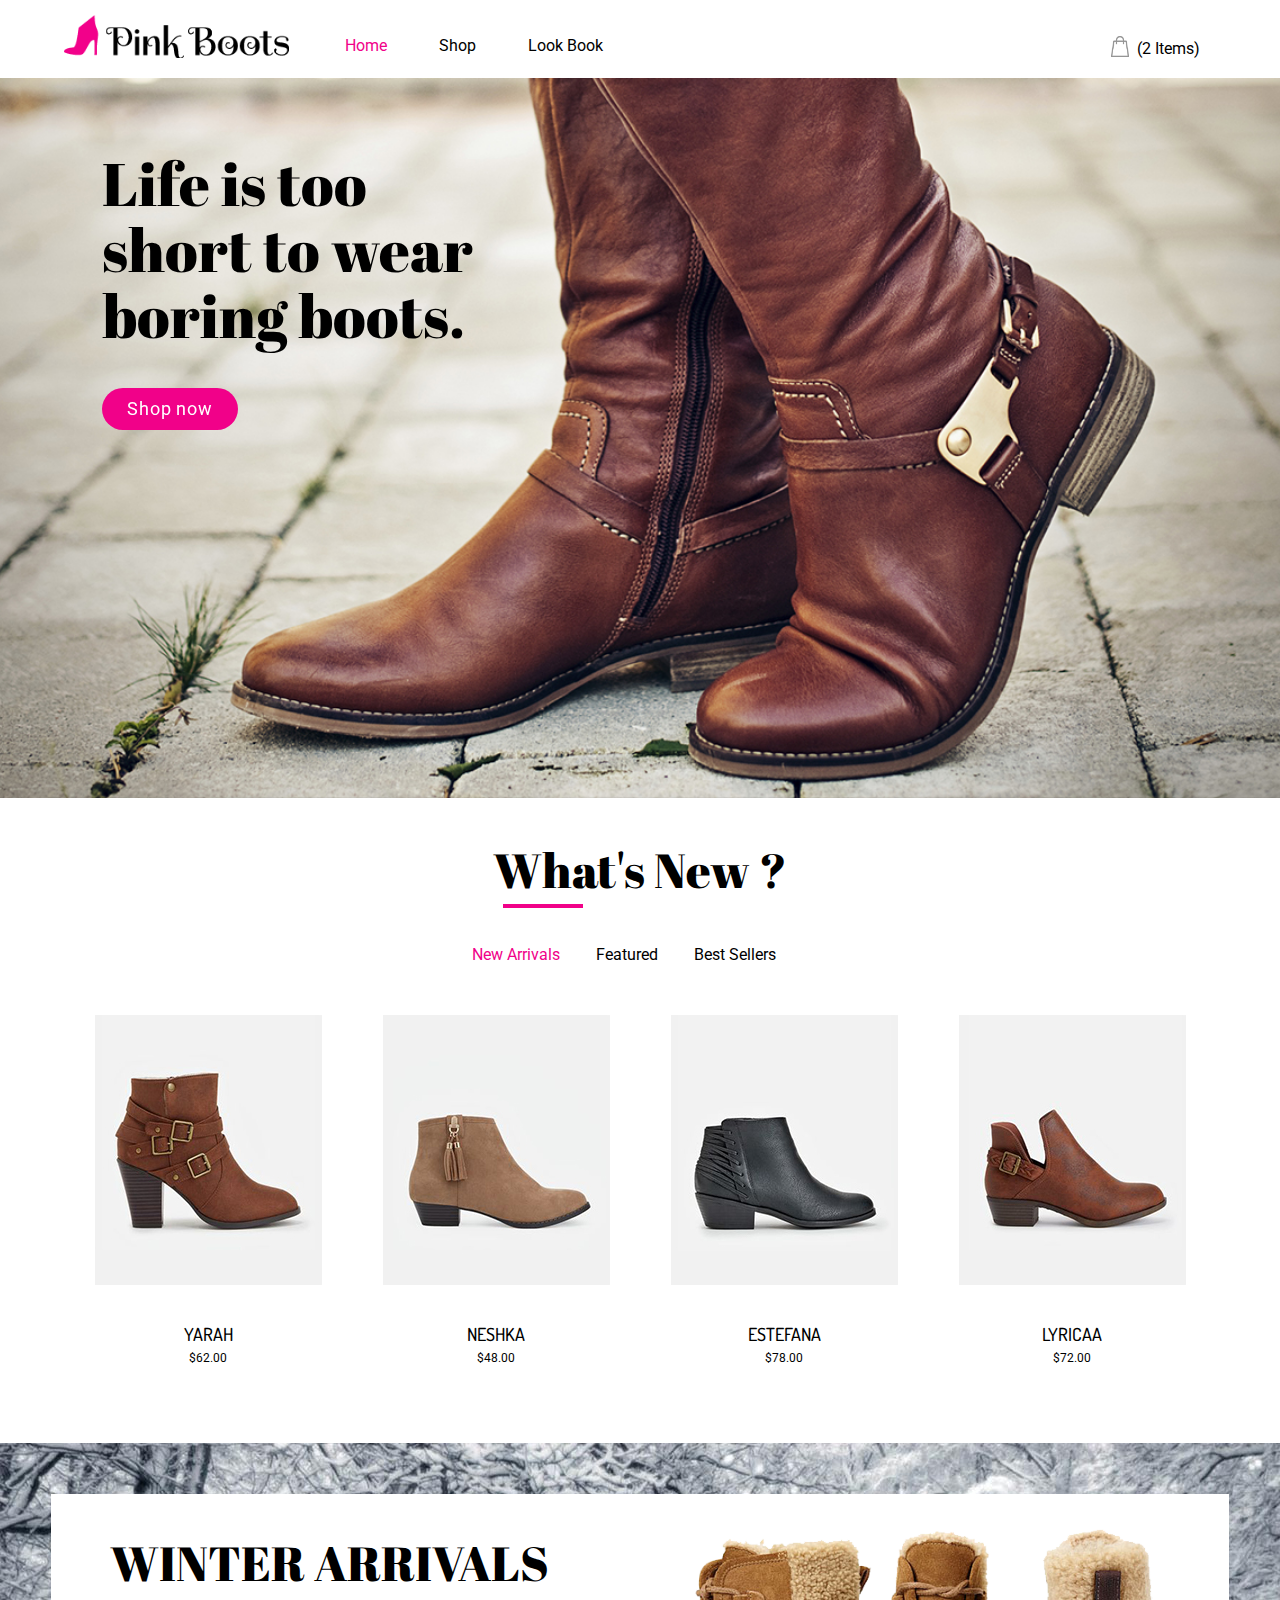
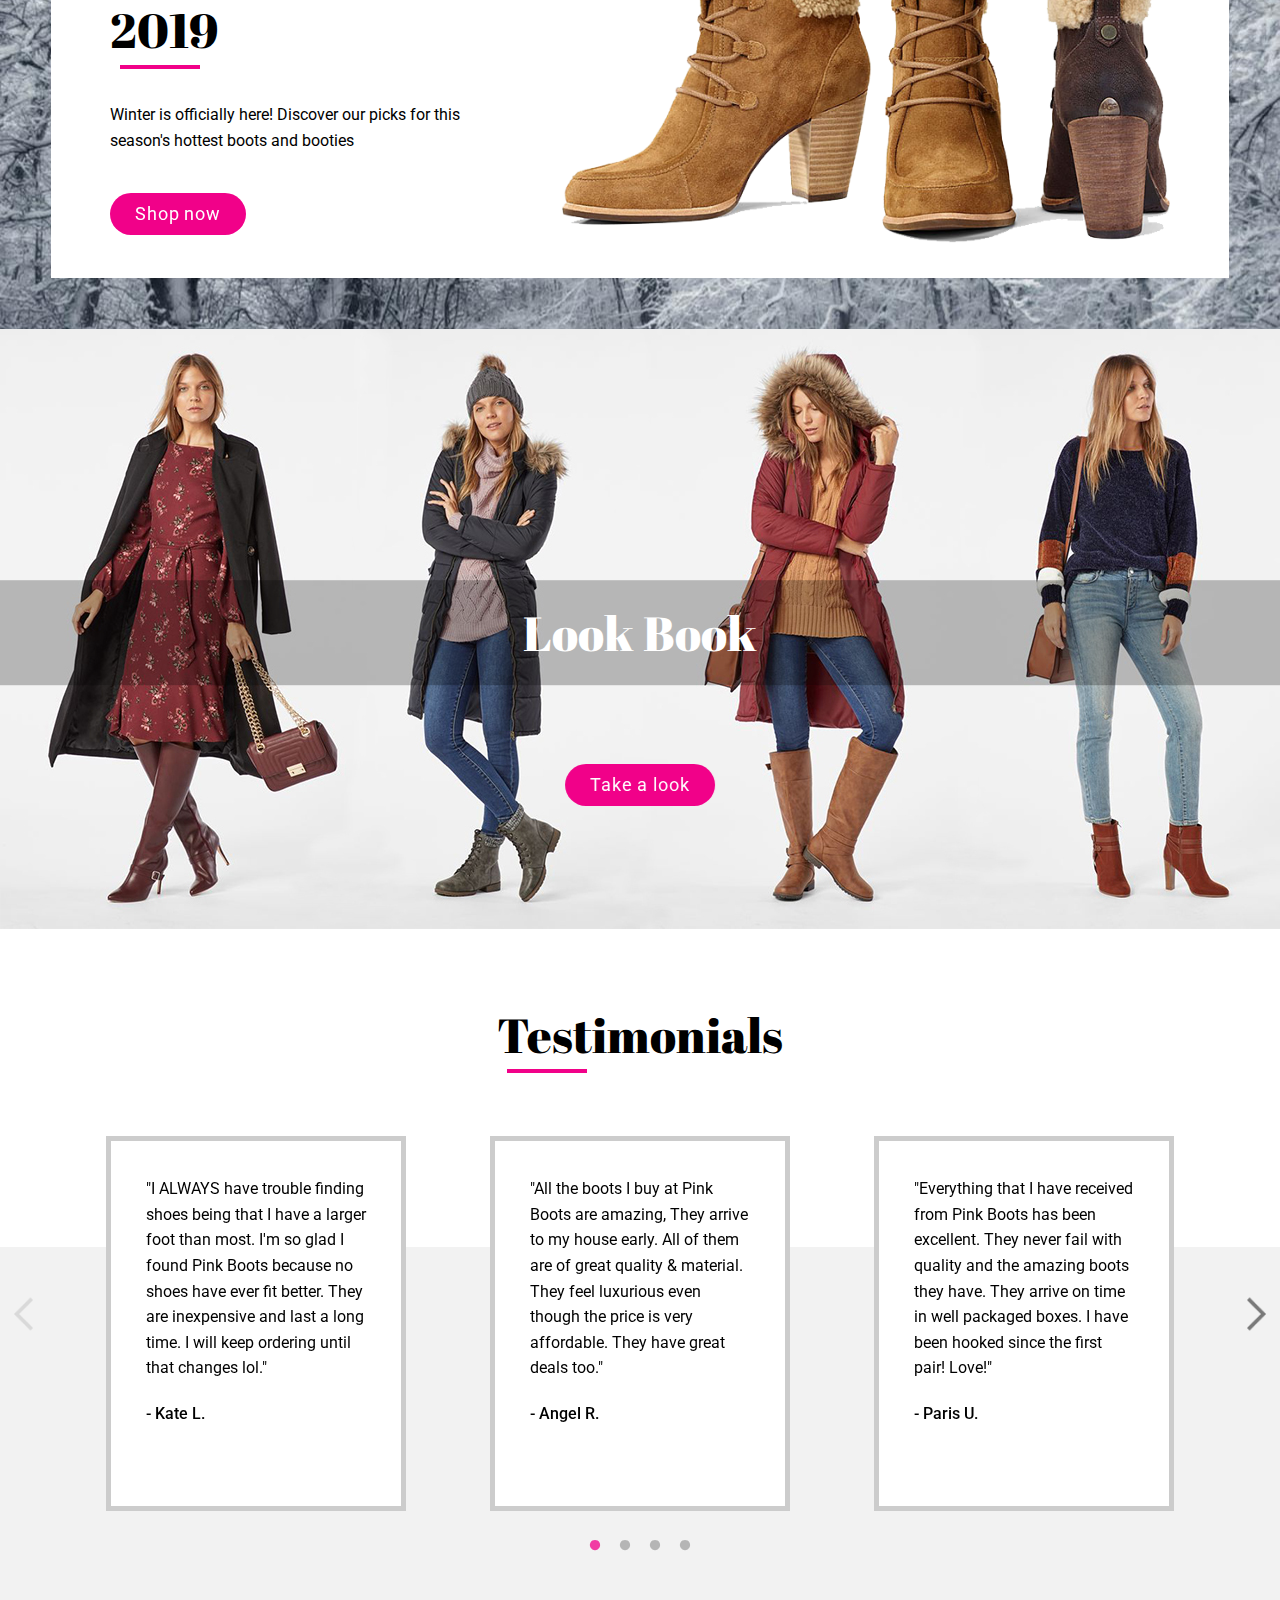
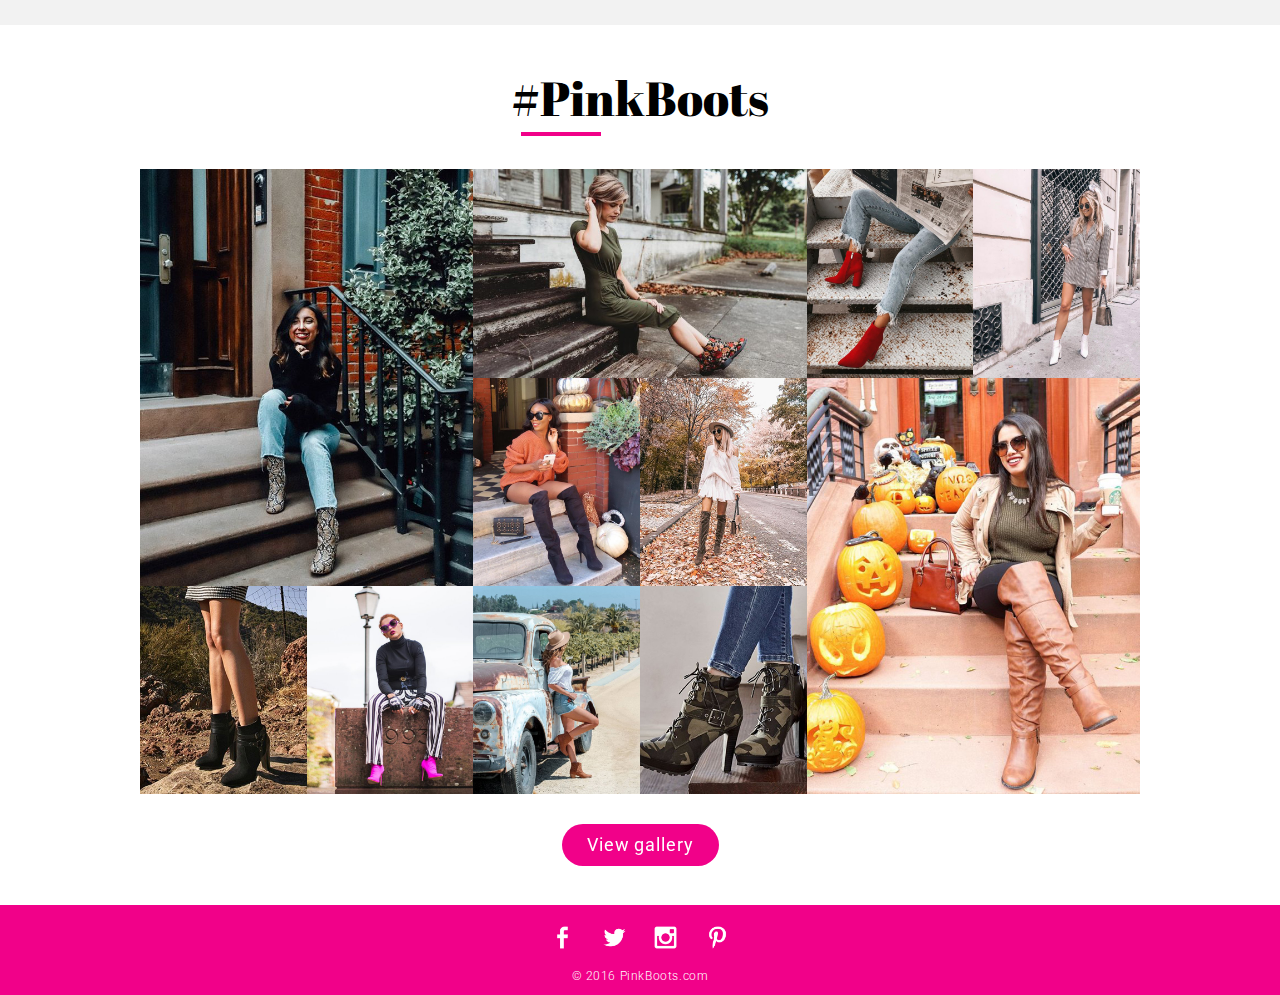
<file: index.html>
<!DOCTYPE html>
<html lang="en">
	<head>
		<meta charset="utf-8">
		<meta name="viewport" content="width=device-width, initial-scale=1.0" />
		<title>Pink Boots | Home</title>
		<link href="https://fonts.googleapis.com/css?family=Dosis:200,300,400,500%7cMerienda+One%7cRoboto:100,300,400,500" rel="stylesheet">
		<link href="https://fonts.googleapis.com/css?family=Abril+Fatface" rel="stylesheet">
		<link rel="stylesheet" type="text/css" href="slick/slick.css"/>
		<link rel="stylesheet" type="text/css" href="slick/slick-theme.css"/>
		<link rel="stylesheet" href="css/photoswipe.css"> 
		<link rel="stylesheet" type="text/css" href="css/default_skin/default-skin.css"/>
		<link rel="stylesheet" href="css/hover.css">
		<link rel="stylesheet" href="css/main.css">
		<link rel="stylesheet" href="css/gallery.css">
	</head>
	<body>
		<div id="container" class="cf">
			<header id="header" class="cf">
				<div class="logo">
					<a href="index.html"><img src="images/logo.png" alt="Logo"></a>
				</div>
				<div class="navigation">
					<a href="#menu" class="menu-link"><span class="icon-menu"></span></a>
					<nav id="menu" role="navigation">
						<ul>
							<li><a href="#" class="selected">Home</a></li>
							<li><a href="shop.html">Shop</a></li>
							<li><a href="lookbook.html">Look Book</a></li>
						</ul>
					</nav>
				</div>
				<div class="quick-links">
					<ul>
						<!-- <li class="transient-nav"><a href="#"><img src="images/wishlist.png" data-src="images/wishlist.png" data-hover="images/wishlist_hover.png" alt="Wishlist"></a></li> -->
						<li><a href="cart.html"><img src="images/bag.png" data-src="images/bag.png" data-hover="images/bag_hover.png" alt="Shopping Bag"> &nbsp;(2 Items)</a></li>
					</ul>
				</div>
			</header>
			<!-- <div class="slide-arrow">
				<a href="#below-hero"><img src="images/arrow.png"></a>
			</div> -->
			<div class="hero">
				<!-- <img src="images/home_hero.jpg" alt="New Collection"> -->
				<div class="caption">
					<p>Life is too short to wear boring boots.</p>
					<a class="button hvr-float-shadow" href="shop.html">Shop now</a>
				</div>
			</div>
			<div id="below-hero">
				<div class="restrict-width">
					<div class="product-teaser box">
				<h1>What's New ?</h1>
				<div class="product-nav">
					<ul>
						<li><a id="nav-new" class="selected" href="#">New Arrivals</a></li>
						<li><a id="nav-featured" href="#">Featured</a></li>
						<li><a id="nav-best" href="#">Best Sellers</a></li>
					</ul>
				</div>
				<div class="product-teaser-products cf">
					<div id="new-product">
						<div class="product-teaser-product cf">
							<a href="product.html"><img alt="yarah" src="images/catalog/yarah.jpg" data-src="images/catalog/yarah.jpg" data-hover="images/catalog/yarah_hover.jpg"></a>
							<div class="quick-icons">
								<ul class="cf">
									<li><a><img src="images/bag.png" alt="Shopping bag"></a></li>
									<li><a><img src="images/wishlist.png" alt="Wishlist"></a></li>
									<li><a><img src="images/quickview.png" alt="Quick View"></a></li>
								</ul>
							</div>
							<h3> YARAH </h3>
							<p class="price">$62.00</p>
						</div>
						<div class="product-teaser-product cf">
							<a href="product.html"><img alt="neshka" src="images/catalog/neshka.jpg" data-src="images/catalog/neshka.jpg" data-hover="images/catalog/neshka_hover.jpg"></a>
							<div class="quick-icons">
								<ul class="cf">
									<li><a><img src="images/bag.png" alt="Shopping bag"></a></li>
									<li><a><img src="images/wishlist.png" alt="Wishlist"></a></li>
									<li><a><img src="images/quickview.png" alt="Quick View"></a></li>
								</ul>
							</div>
							<h3> NESHKA </h3>
							<p class="price">$48.00</p>
						</div>
						<div class="product-teaser-product cf">
							<a href="product.html"><img alt="estefana" src="images/catalog/estefana.jpg" data-src="images/catalog/estefana.jpg" data-hover="images/catalog/estefana_hover.jpg"></a>
							<div class="quick-icons">
								<ul class="cf">
									<li><a><img src="images/bag.png" alt="Shopping bag"></a></li>
									<li><a><img src="images/wishlist.png" alt="Wishlist"></a></li>
									<li><a><img src="images/quickview.png" alt="Quick View"></a></li>
								</ul>
							</div>
							<h3> ESTEFANA </h3>
							<p class="price">$78.00</p>
						</div>
						<div class="product-teaser-product cf">
							<a href="product.html"><img alt="lyricaa" src="images/catalog/lyricaa.jpg" data-src="images/catalog/lyricaa.jpg" data-hover="images/catalog/lyricaa_hover.jpg"></a>
							<div class="quick-icons">
								<ul class="cf">
									<li><a><img src="images/bag.png" alt="Shopping bag"></a></li>
									<li><a><img src="images/wishlist.png" alt="Wishlist"></a></li>
									<li><a><img src="images/quickview.png" alt="Quick View"></a></li>
								</ul>
							</div>
							<h3> LYRICAA </h3>
							<p class="price">$72.00</p>
						</div>
					</div>
					<div id="featured-product">
						<div class="product-teaser-product cf">
							<a href="product.html"><img alt="yulia" src="images/catalog/yulia.jpg" data-src="images/catalog/yulia.jpg" data-hover="images/catalog/yulia_hover.jpg"></a>
							<div class="quick-icons">
								<ul class="cf">
									<li><a><img src="images/bag.png" alt="Shopping bag"></a></li>
									<li><a><img src="images/wishlist.png" alt="Wishlist"></a></li>
									<li><a><img src="images/quickview.png" alt="Quick View"></a></li>
								</ul>
							</div>
							<h3> YULIA </h3>
							<p class="price">$58.00</p>
						</div>
						<div class="product-teaser-product cf">
							<a href="product.html"><img alt="svetlana" src="images/catalog/svetlana.jpg" data-src="images/catalog/svetlana.jpg" data-hover="images/catalog/svetlana_hover.jpg"></a>
							<div class="quick-icons">
								<ul class="cf">
									<li><a><img src="images/bag.png" alt="Shopping bag"></a></li>
									<li><a><img src="images/wishlist.png" alt="Wishlist"></a></li>
									<li><a><img src="images/quickview.png" alt="Quick View"></a></li>
								</ul>
							</div>
							<h3> SVETLANA </h3>
							<p class="price">$48.00</p>
						</div>
						<div class="product-teaser-product cf">
							<a href="product.html"><img alt="kassandra" src="images/catalog/kassandra.jpg" data-src="images/catalog/kassandra.jpg" data-hover="images/catalog/kassandra_hover.jpg"></a>
							<div class="quick-icons">
								<ul class="cf">
									<li><a><img src="images/bag.png" alt="Shopping bag"></a></li>
									<li><a><img src="images/wishlist.png" alt="Wishlist"></a></li>
									<li><a><img src="images/quickview.png" alt="Quick View"></a></li>
								</ul>
							</div>
							<h3> KASSANDRA </h3>
							<p class="price">$56.00</p>
						</div>
						<div class="product-teaser-product cf">
							<a href="product.html"><img alt="nyaling" src="images/catalog/nyaling.jpg" data-src="images/catalog/nyaling.jpg" data-hover="images/catalog/nyaling_hover.jpg"></a>
							<div class="quick-icons">
								<ul class="cf">
									<li><a><img src="images/bag.png" alt="Shopping bag"></a></li>
									<li><a><img src="images/wishlist.png" alt="Wishlist"></a></li>
									<li><a><img src="images/quickview.png" alt="Quick View"></a></li>
								</ul>
							</div>
							<h3> NYALING </h3>
							<p class="price">$66.00</p>
						</div>
					</div>
					<div id="best-product">
						<div class="product-teaser-product cf">
							<a href="product.html"><img alt="ingrid" src="images/catalog/ingrid.jpg" data-src="images/catalog/ingrid.jpg" data-hover="images/catalog/ingrid_hover.jpg"></a>
							<div class="quick-icons">
								<ul class="cf">
									<li><a><img src="images/bag.png" alt="Shopping bag"></a></li>
									<li><a><img src="images/wishlist.png" alt="Wishlist"></a></li>
									<li><a><img src="images/quickview.png" alt="Quick View"></a></li>
								</ul>
							</div>
							<h3> INGRID </h3>
							<p class="price">$60.00</p>
						</div>
						<div class="product-teaser-product cf">
							<a href="product.html"><img alt="accacia" src="images/catalog/accacia.jpg" data-src="images/catalog/accacia.jpg" data-hover="images/catalog/accacia_hover.jpg"></a>
							<div class="quick-icons">
								<ul class="cf">
									<li><a><img src="images/bag.png" alt="Shopping bag"></a></li>
									<li><a><img src="images/wishlist.png" alt="Wishlist"></a></li>
									<li><a><img src="images/quickview.png" alt="Quick View"></a></li>
								</ul>
							</div>
							<h3> ACCACIA </h3>
							<p class="price">$74.00</p>
						</div>
						<div class="product-teaser-product cf">
							<a href="product.html"><img alt="ishka" src="images/catalog/ishka.jpg" data-src="images/catalog/ishka.jpg" data-hover="images/catalog/ishka_hover.jpg"></a>
							<div class="quick-icons">
								<ul class="cf">
									<li><a><img src="images/bag.png" alt="Shopping bag"></a></li>
									<li><a><img src="images/wishlist.png" alt="Wishlist"></a></li>
									<li><a><img src="images/quickview.png" alt="Quick View"></a></li>
								</ul>
							</div>
							<h3> ISHKA </h3>
							<p class="price">$62.00</p>
						</div>
						<div class="product-teaser-product cf">
							<a href="product.html"><img alt="violia" src="images/catalog/violia.jpg" data-src="images/catalog/violia.jpg" data-hover="images/catalog/violia_hover.jpg"></a>
							<div class="quick-icons">
								<ul class="cf">
									<li><a><img src="images/bag.png" alt="Shopping bag"></a></li>
									<li><a><img src="images/wishlist.png" alt="Wishlist"></a></li>
									<li><a><img src="images/quickview.png" alt="Quick View"></a></li>
								</ul>
							</div>
							<h3> VIOLIA </h3>
							<p class="price">$54.00</p>
						</div>
					</div>
				</div>		
					</div>
				</div>
			</div>
			<div class="new-collection cf">
				<div class="restrict-width">
					<div class="new-collection-section box">
						<div class="new-collection-caption">
							<h1>WINTER ARRIVALS 2019</h1>
							<p>Winter is officially here! Discover our picks for this season's hottest boots and booties</p>
							<a class="button hvr-float-shadow" href="shop.html">Shop now</a>
						</div>
						<div class="new-collection-img">
							<img src="images/winter_collection.png" alt="Winter Collection">
						</div>
					</div>
				</div>
			</div>
			<div class="lookbook-teaser">
				<img src="images/lookbook-teaser.jpg">
				<div class="lookbook-teaser--title">
					<p class="lookbook-header">Look Book</p>
				</div>
				<div class="lookbook-teaser--action">
					<a class="button hvr-float-shadow" href="lookbook.html">Take a look</a>
				</div>
			</div>
			<div class="testimonial-section">
				<div class="restrict-width">
					<div class="testimonials small-box">
						<h1> Testimonials </h1>
						<div class="testimonial-slides">
							<div class="testimonial">
								<div class="testimonial-boxes">
									<div class="testimonial-box third-testimonial">
										<p class="testimonial">"I ALWAYS have trouble finding shoes being that I have a larger foot than most. I'm so glad I found Pink Boots because no shoes have ever fit better. They are inexpensive and last a long time. I will keep ordering until that changes lol."</p>
										<p class="author">- Kate L.</p>
									</div>
									<div class="testimonial-box second-testimonial">
										<p class="testimonial">"All the boots I buy at Pink Boots are amazing, They arrive to my house early. All of them are of great quality & material. They feel luxurious even though the price is very affordable. They have great deals too."</p>
										<p class="author">- Angel R.</p>
									</div>
									<div class="testimonial-box">
										<p class="testimonial">"Everything that I have received from Pink Boots has been excellent. They never fail with quality and the amazing boots they have. They arrive on time in well packaged boxes. I have been hooked since the first pair! Love!"</p>
										<p class="author">- Paris U.</p>
									</div>
								</div>
							</div>
							<div class="testimonial">
								<div class="testimonial-boxes">
									<div class="testimonial-box">
										<p class="testimonial">"Everything that I have received from Pink Boots has been excellent. They never fail with quality and the amazing boots they have. They arrive on time in well packaged boxes. I have been hooked since the first pair! Love!"</p>
										<p class="author">- Sharlonda T.</p>
									</div>
									<div class="testimonial-box second-testimonial">
										<p class="testimonial">"I purchased boots for my daughters 21st Birthday. They are STUNNING in person. Gorgeous craftsmanship. This is the best purchase ever. This is my place to buy boots for all ocassions"</p>
										<p class="author">- Christine G.</p>
									</div>
									<div class="testimonial-box third-testimonial">
										<p class="testimonial">"All the boots I order in Pink Boots come fast and fit perfect. I ordered around 10 pairs for me and my friends and We all have received compliments. They are super cute and great for the price. I am a lifetime member."</p>
										<p class="author">- Barbara L.</p>
									</div>
								</div>
							</div>
							<div class="testimonial">
								<div class="testimonial-boxes">
									<div class="testimonial-box">
										<p class="testimonial">"The shoes fit perfectly. They all look exactly like in the pictures and they always arrive earlier than expected. They have awesome prices. I love Pink Boots. I recommend them all the time."</p>
										<p class="author">- Angela M.</p>
									</div>
									<div class="testimonial-box second-testimonial">
										<p class="testimonial">"These are my 3rd pair, my very first one's were the Brown one's, I wore them OUT!!! I always get complements on them all the time, very satisfied with all three of my purchases... THANK YOU JUSTFAB."</p>
										<p class="author">- Dolores B.</p>
									</div>
									<div class="testimonial-box third-testimonial">
										<p class="testimonial">"All the boots I buy at Pink Boots are amazing, They arrive to my house early. All of them are of great quality & material. They feel luxurious even though the price is very affordable. They have great deals too."</p>
										<p class="author">- Mphatso T.</p>
									</div>
								</div>
							</div>
							<div class="testimonial">
								<div class="testimonial-boxes">
									<div class="testimonial-box">
										<p class="testimonial">"I ALWAYS have trouble finding shoes being that I have a larger foot than most. I'm so glad I found Pink Boots because no shoes have ever fit better. They are inexpensive and last a long time. I will keep ordering until that changes lol."</p>
										<p class="author">- Laura T.</p>
									</div>
									<div class="testimonial-box second-testimonial">
										<p class="testimonial">"I absolutely love these! I got in on the $10 for your first pair as a first time VIP member, and boy I love this website now! The fur is so soft and the shoes feel super sturdy! Thanks for making boots shopping easy."</p>
										<p class="author">- Bryanna D.</p>
									</div>
									<div class="testimonial-box third-testimonial">
										<p class="testimonial">"I purchased boots for my daughters 21st Birthday. They are STUNNING in person. Gorgeous craftsmanship. This is the best purchase ever. This is my place to buy boots for all ocassions"</p>
										<p class="author">- Elaine G.</p>
									</div>
								</div>
							</div>
						</div>
					</div>
				</div>
			</div>
			<!-- <div id="about" class="grid-flex cf">
				<div class="about-desc col col-text">
					<div class="Aligner-item">
						<h1> A little about us </h1>
						<p class="first"> Great style begins with the right boots, and we have been delivering them to your door since 1996.</p>
						<p class="second"> From comfortable, casual boots to the dress boots that make your occasions special, we've got the styles, brands and expertise to ensure you get the look you want in the size you need.</p>
						<a class="button hvr-float-shadow" href="shop.html">Shop now</a>
					</div>
				</div>
				<div class="about-img col col-img"></div>
			</div> -->
			<div>
				<div class="restrict-width">
					<div class="gallery-section box">
						<h1> #PinkBoots </h1>
						<div class="my-gallery">
						    <figure class="gallery-thumb1" itemprop="associatedMedia" itemscope itemtype="http://schema.org/ImageObject">
						      <a><img class="thumbnail" src="images/gallery/thumb1.jpg" itemprop="thumbnail" alt="Image description" /></a>
						      <div class="gallery-slide-content">
						      	<div class="gallery-slide">
						      		<div class="gallery-slide-box">
							      		<div class="gallery-slide-img">
							      			<a href="product.html"><img src="images/gallery/gallery-slides/slide1.jpg"></a>
							      		</div>
							      		<div class="gallery-slide-share box">
							      			<p class="sharer">Lissette Calveiro</p>
							      			<p class="share-date">September 15, 2018 <img src="images/gallery/instagram.png" class="share-instagram"></p>	
							      			<p class="share-stats">
							      				1047<img src="images/gallery/like.png" class="share-like">
							      				40<img src="images/gallery/comment.png" class="share-comment">
							      			</p>
							      			<p class="share-title">Related Product</p>
							      			<a href="product.html"><img src="images/gallery/gallery-slides/slide1-boot.jpeg"></a>
							      			<h3>Gazelle</h3>
							      			<a class="button hvr-float-shadow" href="shop.html">Shop now</a>
							      		</div>
							      	</div>
						      	</div>
						      </div>
						    </figure>

						    <figure class="gallery-thumb2" itemprop="associatedMedia" itemscope itemtype="http://schema.org/ImageObject">
						      <a><img class="thumbnail" src="images/gallery/thumb2.jpg" itemprop="thumbnail" alt="Image description" /></a>
						      <div class="gallery-slide-content">
						      	<div class="gallery-slide">
						      		<div class="gallery-slide-box">
							      		<div class="gallery-slide-img">
							      			<a href="product.html"><img src="images/gallery/gallery-slides/slide2.jpg"></a>
							      		</div>
							      		<div class="gallery-slide-share box">
							      			<p class="sharer">Amanda Williams</p>
							      			<p class="share-date">September 4, 2018 <img src="images/gallery/instagram.png" class="share-instagram"></p>
							      			<p class="share-stats">
							      				862<img src="images/gallery/like.png" class="share-like">
							      				8<img src="images/gallery/comment.png" class="share-comment">
							      			</p>
							      			<p class="share-title">Related Product</p>
							      			<a href="product.html"><img src="images/gallery/gallery-slides/slide2-boot.jpeg"></a>
							      			<h3>Linda Faux</h3>
							      			<a class="button hvr-float-shadow" href="shop.html">Shop now</a>
							      		</div>
							      	</div>
						      	</div>
						      </div>
						    </figure>

							<figure class="gallery-thumb3" itemprop="associatedMedia" itemscope itemtype="http://schema.org/ImageObject">
						      <a><img class="thumbnail" src="images/gallery/thumb3.jpg" itemprop="thumbnail" alt="Image description" /></a>
						      <div class="gallery-slide-content">
						      	<div class="gallery-slide">
						      		<div class="gallery-slide-box">
							      		<div class="gallery-slide-img">
							      			<a href="product.html"><img src="images/gallery/gallery-slides/slide3.jpg"></a>
							      		</div>
							      		<div class="gallery-slide-share box">
							      			<p class="sharer">Julie Fox</p>
							      			<p class="share-date">October 10, 2018 <img src="images/gallery/instagram.png" class="share-instagram"></p>
							      			<p class="share-stats">
							      				216<img src="images/gallery/like.png" class="share-like">
							      				24<img src="images/gallery/comment.png" class="share-comment">
							      			</p>
							      			<p class="share-title">Related Product</p>
							      			<a href="product.html"><img src="images/gallery/gallery-slides/slide3-boot.jpeg"></a>
							      			<h3>Fiora</h3>
							      			<a class="button hvr-float-shadow" href="shop.html">Shop now</a>
							      		</div>
							      	</div>
						      	</div>
						      </div>
						    </figure>

						    <figure class="gallery-thumb4" itemprop="associatedMedia" itemscope itemtype="http://schema.org/ImageObject">
						      <a><img class="thumbnail" src="images/gallery/thumb4.jpg" itemprop="thumbnail" alt="Image description" /></a>
						      <div class="gallery-slide-content">
						      	<div class="gallery-slide">
						      		<div class="gallery-slide-box">
							      		<div class="gallery-slide-img">
							      			<a href="product.html"><img src="images/gallery/gallery-slides/slide4.jpg"></a>
							      		</div>
							      		<div class="gallery-slide-share box">
							      			<p class="sharer">Cassandra Vein</p>
							      			<p class="share-date">November 6, 2018 <img src="images/gallery/instagram.png" class="share-instagram"></p>
							      			<p class="share-stats">
							      				541<img src="images/gallery/like.png" class="share-like">
							      				14<img src="images/gallery/comment.png" class="share-comment">
							      			</p>
							      			<p class="share-title">Related Product</p>
							      			<a href="product.html"><img src="images/gallery/gallery-slides/slide4-boot.jpeg"></a>
							      			<h3>Yohana</h3>
							      			<a class="button hvr-float-shadow" href="shop.html">Shop now</a>
							      		</div>
							      	</div>
						      	</div>
						    </figure>

						    <figure class="gallery-thumb5" itemprop="associatedMedia" itemscope itemtype="http://schema.org/ImageObject">
						      <a><img class="thumbnail" src="images/gallery/thumb5.jpg" itemprop="thumbnail" alt="Image description" /></a>
						      <div class="gallery-slide-content">
						      	<div class="gallery-slide">
						      		<div class="gallery-slide-box">
							      		<div class="gallery-slide-img">
							      			<a href="product.html"><img src="images/gallery/gallery-slides/slide5.jpg"></a>
							      		</div>
							      		<div class="gallery-slide-share box">
							      			<p class="sharer">Shirley Grant</p>
							      			<p class="share-date">September 27, 2018 <img src="images/gallery/instagram.png" class="share-instagram"></p>
							      			<p class="share-stats">
							      				265<img src="images/gallery/like.png" class="share-like">
							      				21<img src="images/gallery/comment.png" class="share-comment">
							      			</p>
							      			<p class="share-title">Related Product</p>
							      			<a href="product.html"><img src="images/gallery/gallery-slides/slide5-boot.jpeg"></a>
							      			<h3>Kulani</h3>
							      			<a class="button hvr-float-shadow" href="shop.html">Shop now</a>
							      		</div>
							      	</div>
						      	</div>
						    </figure>

						    <figure class="gallery-thumb6" itemprop="associatedMedia" itemscope itemtype="http://schema.org/ImageObject">
						      <a><img class="thumbnail" src="images/gallery/thumb6.jpg" itemprop="thumbnail" alt="Image description" /></a>
						      <div class="gallery-slide-content">
						      	<div class="gallery-slide">
						      		<div class="gallery-slide-box">
							      		<div class="gallery-slide-img">
							      			<a href="product.html"><img src="images/gallery/gallery-slides/slide6.jpg"></a>
							      		</div>
							      		<div class="gallery-slide-share box">
							      			<p class="sharer">Echo Elaine</p>
							      			<p class="share-date">October 21, 2018 <img src="images/gallery/instagram.png" class="share-instagram"></p>
							      			<p class="share-stats">
							      				2167<img src="images/gallery/like.png" class="share-like">
							      				86<img src="images/gallery/comment.png" class="share-comment">
							      			</p>
							      			<p class="share-title">Related Product</p>
							      			<a href="product.html"><img src="images/gallery/gallery-slides/slide6-boot.jpeg"></a>
							      			<h3>Sebianah</h3>
							      			<a class="button hvr-float-shadow" href="shop.html">Shop now</a>
							      		</div>
							      	</div>
						      	</div>
						    </figure>

						    <figure class="gallery-thumb7" itemprop="associatedMedia" itemscope itemtype="http://schema.org/ImageObject">
						      <a><img class="thumbnail" src="images/gallery/thumb7.jpg" itemprop="thumbnail" alt="Image description" /></a>
						      <div class="gallery-slide-content">
						      	<div class="gallery-slide">
						      		<div class="gallery-slide-box">
							      		<div class="gallery-slide-img">
							      			<a href="product.html"><img src="images/gallery/gallery-slides/slide7.jpg"></a>
							      		</div>
							      		<div class="gallery-slide-share box">
							      			<p class="sharer">Crystal Clarke</p>
							      			<p class="share-date">November 02, 2018 <img src="images/gallery/instagram.png" class="share-instagram"></p>
							      			<p class="share-stats">
							      				643<img src="images/gallery/like.png" class="share-like">
							      				72<img src="images/gallery/comment.png" class="share-comment">
							      			</p>
							      			<p class="share-title">Related Product</p>
							      			<a href="product.html"><img src="images/gallery/gallery-slides/slide7-boot.jpeg"></a>
							      			<h3>Yohana</h3>
							      			<a class="button hvr-float-shadow" href="shop.html">Shop now</a>
							      		</div>
							      	</div>
						      	</div>
						    </figure>

						    <figure class="gallery-thumb8" itemprop="associatedMedia" itemscope itemtype="http://schema.org/ImageObject">
						      <a><img class="thumbnail" src="images/gallery/thumb8.jpg" itemprop="thumbnail" alt="Image description" /></a>
						      <div class="gallery-slide-content">
						      	<div class="gallery-slide">
						      		<div class="gallery-slide-box">
							      		<div class="gallery-slide-img">
							      			<a href="product.html"><img src="images/gallery/gallery-slides/slide8.jpg"></a>
							      		</div>
							      		<div class="gallery-slide-share box">
							      			<p class="sharer">Shirley Grant</p>
							      			<p class="share-date">September 27, 2018 <img src="images/gallery/instagram.png" class="share-instagram"></p>
							      			<p class="share-stats">
							      				265<img src="images/gallery/like.png" class="share-like">
							      				21<img src="images/gallery/comment.png" class="share-comment">
							      			</p>
							      			<p class="share-title">Related Product</p>
							      			<a href="product.html"><img src="images/gallery/gallery-slides/slide8-boot.jpeg"></a>
							      			<h3>Kulani</h3>
							      			<a class="button hvr-float-shadow" href="shop.html">Shop now</a>
							      		</div>
							      	</div>
						      	</div>
						    </figure>

						    <figure class="gallery-thumb9" itemprop="associatedMedia" itemscope itemtype="http://schema.org/ImageObject">
						      <a><img class="thumbnail" src="images/gallery/thumb9.jpg" itemprop="thumbnail" alt="Image description" /></a>
						      <div class="gallery-slide-content">
						      	<div class="gallery-slide">
						      		<div class="gallery-slide-box">
							      		<div class="gallery-slide-img">
							      			<a href="product.html"><img src="images/gallery/gallery-slides/slide9.jpg"></a>
							      		</div>
							      		<div class="gallery-slide-share box">
							      			<p class="sharer">Lissette Calveiro</p>
							      			<p class="share-date">September 15, 2018 <img src="images/gallery/instagram.png" class="share-instagram"></p>
							      			<p class="share-stats">
							      				1047<img src="images/gallery/like.png" class="share-like">
							      				40<img src="images/gallery/comment.png" class="share-comment">
							      			</p>
							      			<p class="share-title">Related Product</p>
							      			<a href="product.html"><img src="images/gallery/gallery-slides/slide9-boot.jpeg"></a>
							      			<h3>Gazelle</h3>
							      			<a class="button hvr-float-shadow" href="shop.html">Shop now</a>
							      		</div>
							      	</div>
						      	</div>
						    </figure>

						    <figure class="gallery-thumb10" itemprop="associatedMedia" itemscope itemtype="http://schema.org/ImageObject">
						      <a><img class="thumbnail" src="images/gallery/thumb10.jpg" itemprop="thumbnail" alt="Image description" /></a>
						      <div class="gallery-slide-content">
						      	<div class="gallery-slide">
						      		<div class="gallery-slide-box">
							      		<div class="gallery-slide-img">
							      			<a href="product.html"><img src="images/gallery/gallery-slides/slide10.jpg"></a>
							      		</div>
							      		<div class="gallery-slide-share box">
							      			<p class="sharer">Cassandra Vein</p>
							      			<p class="share-date">November 6, 2018 <img src="images/gallery/instagram.png" class="share-instagram"></p>
							      			<p class="share-stats">
							      				541<img src="images/gallery/like.png" class="share-like">
							      				14<img src="images/gallery/comment.png" class="share-comment">
							      			</p>
							      			<p class="share-title">Related Product</p>
							      			<a href="product.html"><img src="images/gallery/gallery-slides/slide10-boot.jpeg"></a>
							      			<h3>Yohana</h3>
							      			<a class="button hvr-float-shadow" href="shop.html">Shop now</a>
							      		</div>
							      	</div>
						      	</div>
						    </figure>

						    <figure class="gallery-thumb11" itemprop="associatedMedia" itemscope itemtype="http://schema.org/ImageObject">
						      <a><img class="thumbnail" src="images/gallery/thumb11.jpg" itemprop="thumbnail" alt="Image description" /></a>
						      <div class="gallery-slide-content">
						      	<div class="gallery-slide">
						      		<div class="gallery-slide-box">
							      		<div class="gallery-slide-img">
							      			<a href="product.html"><img src="images/gallery/gallery-slides/slide11.jpg"></a>
							      		</div>
							      		<div class="gallery-slide-share box">
							      			<p class="sharer">Emily Wilson</p>
							      			<p class="share-date">April 19, 2018 <img src="images/gallery/instagram.png" class="share-instagram"></p>
							      			<p class="share-stats">
							      				765<img src="images/gallery/like.png" class="share-like">
							      				112<img src="images/gallery/comment.png" class="share-comment">
							      			</p>
							      			<p class="share-title">Related Product</p>
							      			<a href="product.html"><img src="images/gallery/gallery-slides/slide11-boot.jpeg"></a>
							      			<h3>Rubie</h3>
							      			<a class="button hvr-float-shadow" href="shop.html">Shop now</a>
							      		</div>
							      	</div>
						      	</div>
						    </figure>
						</div>
						<a href="http://www.instagram.com" target="_blank" class="button hvr-float-shadow">View gallery</a>
			  		</div>
			  	</div>
			 </div>
			<footer>
				<div id="footer">
					<div class="social-media-icons">
						<a href="http://www.facebook.com" target="_blank"><img alt="facebook" src="images/footer/facebook.png" width="35"></a> 
						<a href="http://www.twitter.com" target="_blank"><img alt="twitter" src="images/footer/twitter.png" width="35"></a>
						<a href="http://www.instagram.com" target="_blank"><img alt="instagram" src="images/footer/instagram.png" width="35"></a>
						<a href="http://www.pinterest.com" target="_blank"><img alt="pinterest" src="images/footer/pinterest.png" width="35"></a>
					</div>
					<div class="copyright">
						<small>&copy; 2016 PinkBoots.com</small>
					</div>
				</div>
			</footer>
		</div>
		<script src="js/jquery-3.0.0.min.js"></script>
		<script src="js/main.js"></script>
		<script type="text/javascript" src="js/photoswipe/photoswipe.js"></script>
		<script type="text/javascript" src="js/photoswipe/photoswipe-ui-default.js"></script>
		<script type="text/javascript" src="slick/slick.min.js"></script>
		<script src="js/index.js"></script>
		<!-- Root element of PhotoSwipe. Must have class pswp. -->
		<div class="pswp" tabindex="-1" role="dialog" aria-hidden="true">
		    <!-- Background of PhotoSwipe. 
		         It's a separate element as animating opacity is faster than rgba(). -->
		    <div class="pswp__bg"></div>

		    <!-- Slides wrapper with overflow:hidden. -->
		    <div class="pswp__scroll-wrap">
		        <!-- Container that holds slides. 
		            PhotoSwipe keeps only 3 of them in the DOM to save memory.
		            Don't modify these 3 pswp__item elements, data is added later on. -->
		        <div class="pswp__container">
		            <div class="pswp__item"></div>
		            <div class="pswp__item"></div>
		            <div class="pswp__item"></div>
		        </div>
		        <!-- Default (PhotoSwipeUI_Default) interface on top of sliding area. Can be changed. -->
		        <div class="pswp__ui pswp__ui--hidden">
		            <div class="pswp__top-bar">
		                <!--  Controls are self-explanatory. Order can be changed. -->

		                <div class="pswp__counter"></div>

		                <button class="pswp__button pswp__button--close" title="Close (Esc)"></button>

		                <button class="pswp__button pswp__button--share" title="Share"></button>

		                <button class="pswp__button pswp__button--fs" title="Toggle fullscreen"></button>

		                <button class="pswp__button pswp__button--zoom" title="Zoom in/out"></button>

		                <!-- Preloader demo http://codepen.io/dimsemenov/pen/yyBWoR -->
		                <!-- element will get class pswp__preloader--active when preloader is running -->
		                <div class="pswp__preloader">
		                    <div class="pswp__preloader__icn">
		                      <div class="pswp__preloader__cut">
		                        <div class="pswp__preloader__donut"></div>
		                      </div>
		                    </div>
		                </div>
		            </div>
		            <div class="pswp__share-modal pswp__share-modal--hidden pswp__single-tap">
		                <div class="pswp__share-tooltip"></div> 
		            </div>

		            <button class="pswp__button pswp__button--arrow--left" title="Previous (arrow left)">
		            </button>

		            <button class="pswp__button pswp__button--arrow--right" title="Next (arrow right)">
		            </button>

		            <div class="pswp__caption">
		                <div class="pswp__caption__center"></div>
		            </div>
		        </div>
		    </div>
		</div>
	</body>
</html>
</file>
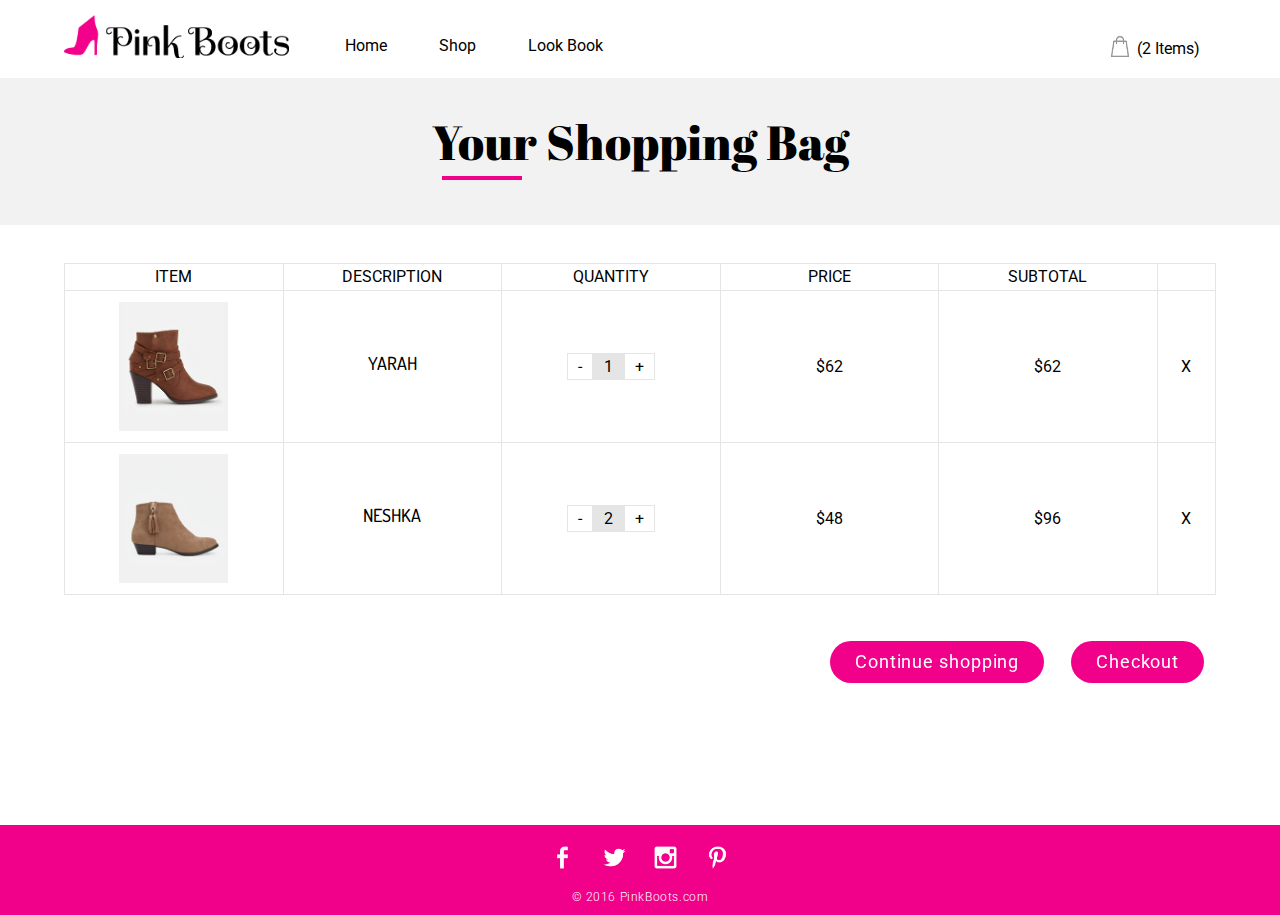
<file: cart.html>
<!DOCTYPE html>
<html lang="en">
	<head>
		<meta charset="utf-8">
		<meta name="viewport" content="width=device-width, initial-scale=1.0" />
		<title>Pink Boots | Shopping Bag</title>
		<link href="https://fonts.googleapis.com/css?family=Dosis:200,300,400,500%7cMerienda+One%7cRoboto:100,300,400,500" rel="stylesheet">
		<link href="https://fonts.googleapis.com/css?family=Abril+Fatface" rel="stylesheet">
		<link rel="stylesheet" href="css/hover.css">
		<link rel="stylesheet" href="css/main.css">
	</head>
	<body>
		<div id="container" class="cf">
			<header id="header" class="cf">
				<div class="logo">
					<a href="index.html"><img src="images/logo.png" alt="Logo"></a>
				</div>
				<div class="navigation">
					<a href="#menu" class="menu-link"><span class="icon-menu"></span></a>
					<nav id="menu" role="navigation">
						<ul>
							<li><a href="index.html">Home</a></li>
							<li><a href="shop.html">Shop</a></li>
							<li><a href="lookbook.html">Look Book</a></li>
						</ul>
					</nav>
				</div>
				<div class="quick-links">
					<ul>
						<!-- <li class="transient-nav"><a href="#"><img src="images/wishlist.png" data-src="images/wishlist.png" data-hover="images/wishlist_hover.png" alt="Wishlist"></a></li> -->
						<li><a href="cart.html"><img src="images/bag.png" data-src="images/bag.png" data-hover="images/bag_hover.png" alt="Shopping Bag"> &nbsp;(2 Items)</a></li>
					</ul>
				</div>
			</header>
			<div class="hero-text hero-box">
				<h1> Your Shopping Bag </h1>
			</div>
			<div>
				<div class="restrict-width">
					<div class="bag box">
				<table class="bag-table">
					<tr>
						<th>ITEM</th>
						<th>DESCRIPTION</th>
						<th>QUANTITY</th>
						<th>PRICE</th>
						<th>SUBTOTAL</th>
						<th></th>
					</tr>
					<tr>
						<td><a href="product.html"><img alt="Yarah" src="images/catalog/yarah.jpg"></a></td>
						<td><h3>YARAH</h3></td>
						<td class="order-math">
							<ul>
			 				   <li><a id="subtract" href="#">-</a></li><!--
			 				--><li id="quantity">1</li><!--
			 				--><li><a id="add" href="#">+</a></li>
			 				</ul>
						</td>
						<td>$62</td>
						<td>$62</td>
						<td class="delete">X</td>
					</tr>
					<tr>
						<td><a href="product.html"><img alt="Neshka" src="images/catalog/neshka.jpg"></a></td>
						<td><h3>NESHKA</h3></td>
						<td class="order-math">
							<ul>
			 				   <li><a id="subtract-1" href="#">-</a></li><!--
			 				--><li id="quantity-1">2</li><!--
			 				--><li><a id="add-1" href="#">+</a></li>
			 				</ul>
						</td>
						<td>$48</td>
						<td>$96</td>
						<td class="delete">X</td>
					</tr>
				</table>
				<div class="bag-actions">
					<a class="button hvr-float-shadow" href="shop.html">Continue shopping</a>
					<a class="button hvr-float-shadow" href="checkout.html">Checkout</a>
				</div>
					</div>
				</div>
			</div>
			<footer>
				<div id="footer">
					<div class="social-media-icons">
						<a href="http://www.facebook.com" target="_blank"><img alt="facebook" src="images/footer/facebook.png" width="35"></a> 
						<a href="http://www.twitter.com" target="_blank"><img alt="twitter" src="images/footer/twitter.png" width="35"></a>
						<a href="http://www.instagram.com" target="_blank"><img alt="instagram" src="images/footer/instagram.png" width="35"></a>
						<a href="http://www.pinterest.com" target="_blank"><img alt="pinterest" src="images/footer/pinterest.png" width="35"></a>
					</div>
					<div class="copyright">
						<small>&copy; 2016 PinkBoots.com</small>
					</div>
				</div>
			</footer>
		</div>
		<script src="js/jquery-3.0.0.min.js"></script>
		<script src="js/main.js"></script>
	</body>
</html>
</file>
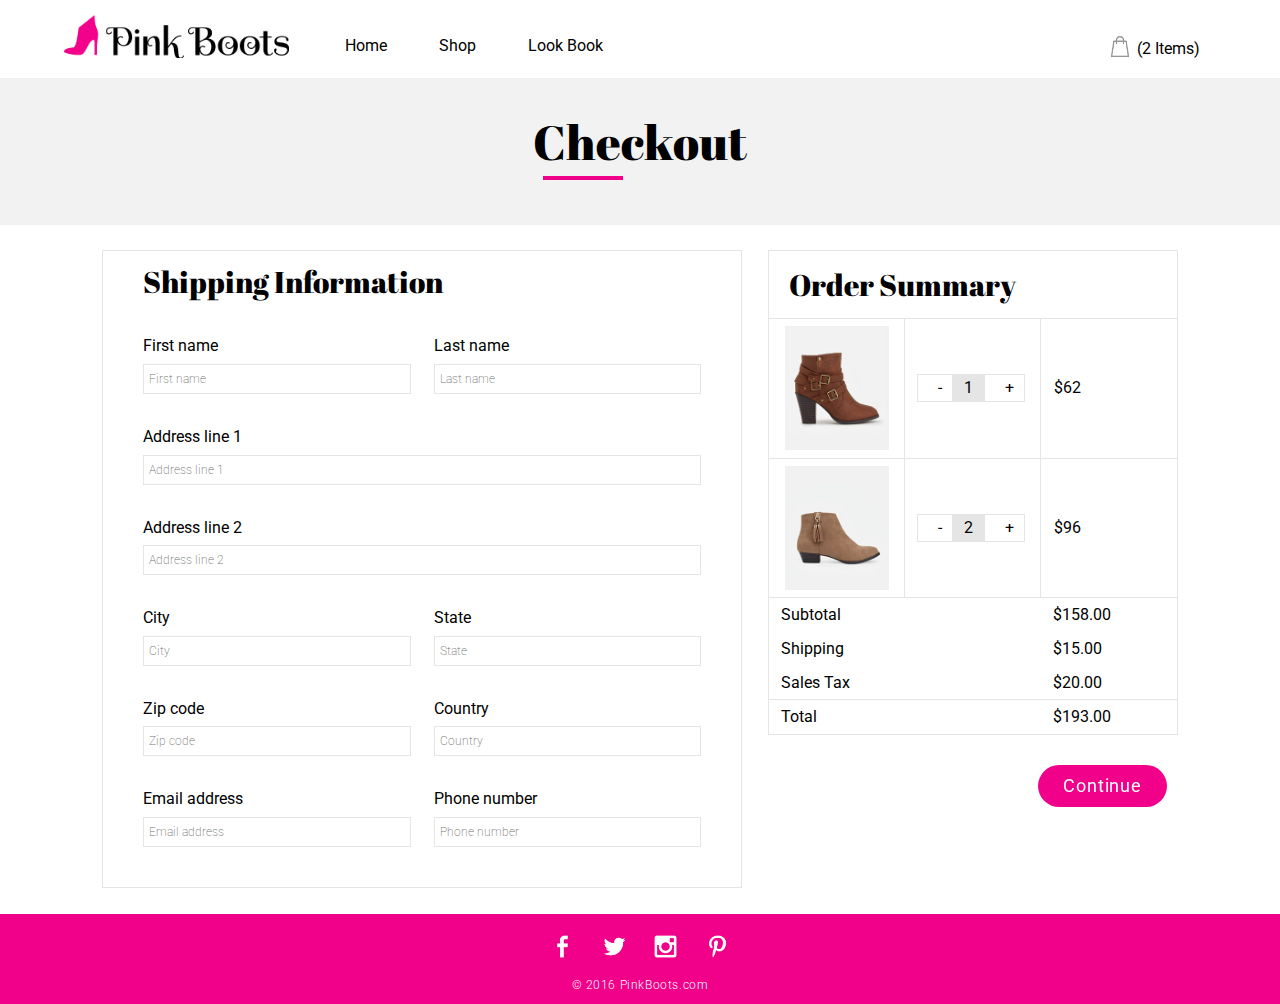
<file: checkout.html>
<!DOCTYPE html>
<html lang="en">
	<head>
		<meta charset="utf-8">
		<meta name="viewport" content="width=device-width, initial-scale=1.0" />
		<title>Pink Boots | Checkout</title>
		<link href="https://fonts.googleapis.com/css?family=Dosis:200,300,400,500%7cMerienda+One%7cRoboto:100,300,400,500" rel="stylesheet">
		<link href="https://fonts.googleapis.com/css?family=Abril+Fatface" rel="stylesheet">
		<link rel="stylesheet" href="css/hover.css">
		<link rel="stylesheet" href="css/main.css">
	</head>
	<body>
		<div id="container" class="cf">
			<header id="header" class="cf">
				<div class="logo">
					<a href="index.html"><img src="images/logo.png" alt="Logo"></a>
				</div>
				<div class="navigation">
					<a href="#menu" class="menu-link"><span class="icon-menu"></span></a>
					<nav id="menu" role="navigation">
						<ul>
							<li><a href="index.html">Home</a></li>
							<li><a href="shop.html">Shop</a></li>
							<li><a href="lookbook.html">Look Book</a></li>
						</ul>
					</nav>
				</div>
				<div class="quick-links">
					<ul>
						<!-- <li class="transient-nav"><a href="#"><img src="images/wishlist.png" data-src="images/wishlist.png" data-hover="images/wishlist_hover.png" alt="Wishlist"></a></li> -->
						<li><a href="cart.html"><img src="images/bag.png" data-src="images/bag.png" data-hover="images/bag_hover.png" alt="Shopping Bag"> &nbsp;(2 Items)</a></li>
					</ul>
				</div>
			</header>
			<div class="hero-text hero-box">
				<h1> Checkout </h1>
			</div>

			<div>
				<div class="restrict-width">
					<div class="checkout cf">
				<div class="shipping-details box">
					<h2> Shipping Information </h2>
					<form action="#">
						<fieldset>
							<label class="col-1-2 left">
								First name
								<input type="text" name="firstname" placeholder="First name">
							</label>
							<label class="col-1-2 right">
								Last name
								<input type="text" name="lastname" placeholder="Last name">
							</label>
							<label class="clear">
								Address line 1
								<input type="text" name="address-1" placeholder="Address line 1">
							</label>
							<label>
								Address line 2
								<input type="text" name="address-2" placeholder="Address line 2">
							</label>
							<label class="col-1-2 left">
								City
								<input type="text" name="city" placeholder="City">
							</label>
							<label class="col-1-2 right">
								State
								<input type="text" name="state" placeholder="State">
							</label>
							<label class="col-1-2 left clear">
								Zip code
								<input type="text" name="zipcode" placeholder="Zip code">
							</label>
							<label class="col-1-2 right">
								Country
								<input type="text" name="country" placeholder="Country">
							</label>
							<label class="col-1-2 left clear">
								Email address
								<input type="text" name="email" placeholder="Email address">
							</label>
							<label class="col-1-2 right">
								Phone number
								<input type="text" name="phone" placeholder="Phone number">
							</label>
						</fieldset>
					</form>
				</div>
				<div class="order-checkout box">
					<div class="order-shipping box">
						<h2>Shipping Address</h2>
						<div class="checkout-container cf">
							<div class="shipping-address">
								<ul>
									<li>Meena Kunduru</li>
									<li>2425 E Park St</li>
									<li>Orlando</li>
								</ul>
							</div>
							<div class="shipping-action">
								<a class="color-link back-shipping">Change</a>
							</div>
						</div>
					</div>
					<div class="order-billing box">
						<h2>Billing Address</h2>
						<div class="checkout-container">
							<ul>
								<li>
									<label>
										<input type="checkbox">
										Same as shipping address
									</label>
								</li>
								<li>
									<label>
										<input type="checkbox">
										Use a different billing address
									</label>
								</li>
							</ul>
						</div>
					</div>
					<div class="order-payment box">
						<h2>Payment Information</h2>
						<ul>
							<li>Credit / Debit card </li>
							<li><img alt="credit card" src="images/creditcard.png"></li>
						</ul>
						<ul>
							<li><input type="text" placeholder="Card number"></li>
							<li class="credit-expiry"><input type="text" placeholder="MM/YY"></li>
							<li class="credit-cvv"><input type="text" placeholder="CVV"></li>
						</ul>
						<p> Coupon Code </p>
						<ul>
							<li><input type="text" placeholder="Enter code"></li>
							<li><a class="button hvr-float-shadow">Apply</a></li>
						</ul>
					</div>
				</div>
				<div class="order-summary">
					<table>
						<tr>
							<th colspan="3" class="title">Order Summary</th>
						</tr>
						<tr>
							<td><img alt="Yarah" src="images/catalog/yarah.jpg"></td>
							<td class="order-math">
								<ul>
				 				   <li><a id="subtract" href="#">-</a></li><!--
				 				--><li id="quantity">1</li><!--
				 				--><li><a id="add" href="#">+</a></li>
				 				</ul>
							</td>
							<td> $62
							</td>
						</tr>
						<tr>
							<td><img alt="Neshka" src="images/catalog/neshka.jpg"></td>
							<td class="order-math">
								<ul>
				 				   <li><a id="subtract-1" href="#">-</a></li><!--
				 				--><li id="quantity-1">2</li><!--
				 				--><li><a id="add-1" href="#">+</a></li>
				 				</ul>
							</td>
							<td> $96
							</td>
						</tr>
						<tr class="no-border">
							<td>Subtotal</td>
							<td></td>
							<td>$158.00</td>
						</tr>
						<tr class="no-border">
							<td>Shipping</td>
							<td></td>
							<td>$15.00</td>
						</tr>
						<tr class="no-border">
							<td>Sales Tax</td>
							<td></td>
							<td>$20.00</td>
						</tr>
						<tr class="part-border">
							<td>Total</td>
							<td></td>
							<td>$193.00</td>
						</tr>
					</table>
					<a href="#" class="submit-shipping-info button hvr-float-shadow">Continue</a>
					<div class="checkout-action">
						<a href="#" class="color-link back-shipping">Back</a>
						<a href="confirmation.html" class="button hvr-float-shadow">Submit order</a>
					</div>
				</div>
					</div>
				</div>
			</div>
			<footer>
				<div id="footer">
					<div class="social-media-icons">
						<a href="http://www.facebook.com" target="_blank"><img alt="facebook" src="images/footer/facebook.png" width="35"></a> 
						<a href="http://www.twitter.com" target="_blank"><img alt="twitter" src="images/footer/twitter.png" width="35"></a>
						<a href="http://www.instagram.com" target="_blank"><img alt="instagram" src="images/footer/instagram.png" width="35"></a>
						<a href="http://www.pinterest.com" target="_blank"><img alt="pinterest" src="images/footer/pinterest.png" width="35"></a>
					</div>
					<div class="copyright">
						<small>&copy; 2016 PinkBoots.com</small>
					</div>
				</div>
			</footer>
		</div>
		<script src="js/jquery-3.0.0.min.js"></script>
		<script src="js/main.js"></script>
	</body>
</html>
</file>
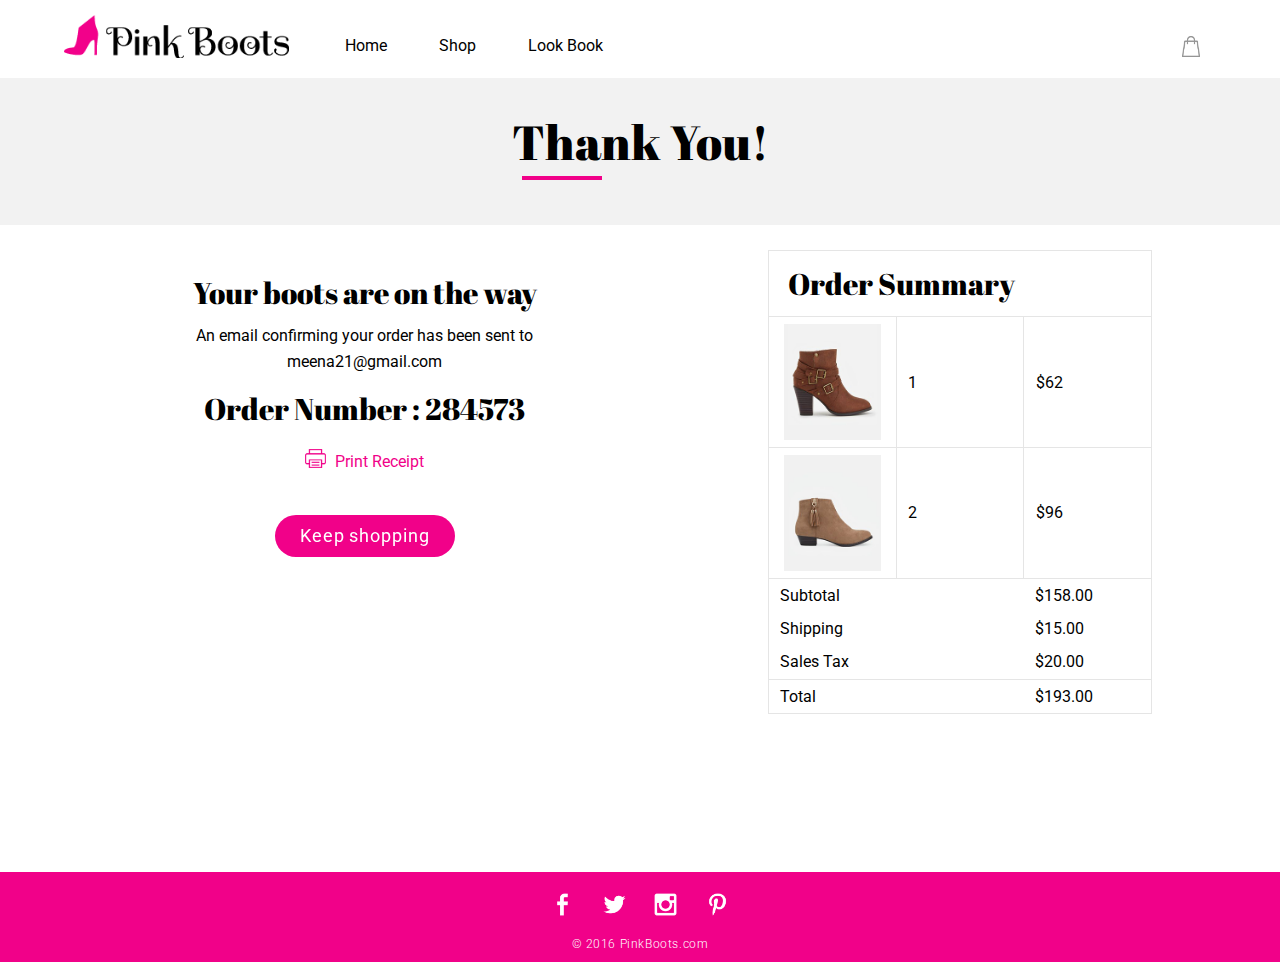
<file: confirmation.html>
<!DOCTYPE html>
<html lang="en">
	<head>
		<meta charset="utf-8">
		<meta name="viewport" content="width=device-width, initial-scale=1.0" />
		<title>Pink Boots | Confirmation</title>
		<link href="https://fonts.googleapis.com/css?family=Dosis:200,300,400,500%7cMerienda+One%7cRoboto:100,300,400,500" rel="stylesheet">
		<link href="https://fonts.googleapis.com/css?family=Abril+Fatface" rel="stylesheet">
		<link rel="stylesheet" href="css/hover.css">
		<link rel="stylesheet" href="css/main.css">
	</head>
	<body>
		<div id="container" class="cf">
			<header id="header" class="cf">
				<div class="logo">
					<a href="index.html"><img src="images/logo.png" alt="Logo"></a>
				</div>
				<div class="navigation">
					<a href="#menu" class="menu-link"><span class="icon-menu"></span></a>
					<nav id="menu" role="navigation">
						<ul>
							<li><a href="index.html">Home</a></li>
							<li><a href="shop.html">Shop</a></li>
							<li><a href="lookbook.html">Look Book</a></li>
						</ul>
					</nav>
				</div>
				<div class="quick-links">
					<ul>
						<!-- <li class="transient-nav"><a href="#"><img src="images/wishlist.png" data-src="images/wishlist.png" data-hover="images/wishlist_hover.png" alt="Wishlist"></a></li> -->
						<li><a href="cart.html"><img src="images/bag.png" data-src="images/bag.png" data-hover="images/bag_hover.png" alt="Shopping Bag"></a></li>
					</ul>
				</div>
			</header>
			<div class="hero-text hero-box">
				<h1> Thank You! </h1>
			</div>
			<div>
				<div class="restrict-width">
					<div id="confirmation" class="cf">
				<div class="confirmation-summary box">
					<h2> Your boots are on the way </h2>
					<p> An email confirming your order has been sent to meena21@gmail.com </p>
					<h2> Order Number : 284573 </h2>
					<a href="#" class="color-link print-doc"><img src="images/printer.png" alt="Printer"> Print Receipt</a>
					<div class="confirmation-click">
						<a href="shop.html" class="button hvr-float-shadow">Keep shopping</a><br>
					</div>
				</div>
				<div class="order-summary">
					<table>
						<tr>
							<th colspan="3" class="title"> Order Summary</th>
						</tr>
						<tr>
							<td><img alt="Yarah" src="images/catalog/yarah.jpg"></td>
							<td class="order-math"> 1
							</td>
							<td> $62
							</td>
						</tr>
						<tr>
							<td><img alt="neshka" src="images/catalog/neshka.jpg"></td>
							<td class="order-math">
								2
							</td>
							<td> $96
							</td>
						</tr>
						<tr class="no-border">
							<td>Subtotal</td>
							<td></td>
							<td>$158.00</td>
						</tr>
						<tr class="no-border">
							<td>Shipping</td>
							<td></td>
							<td>$15.00</td>
						</tr>
						<tr class="no-border">
							<td>Sales Tax</td>
							<td></td>
							<td>$20.00</td>
						</tr>
						<tr class="part-border">
							<td>Total</td>
							<td></td>
							<td>$193.00</td>
						</tr>
					</table>
				</div>
					</div>
				</div>
			</div>
			<footer>
				<div id="footer">
					<div class="social-media-icons">
						<a href="http://www.facebook.com" target="_blank"><img alt="facebook" src="images/footer/facebook.png" width="35"></a> 
						<a href="http://www.twitter.com" target="_blank"><img alt="twitter" src="images/footer/twitter.png" width="35"></a>
						<a href="http://www.instagram.com" target="_blank"><img alt="instagram" src="images/footer/instagram.png" width="35"></a>
						<a href="http://www.pinterest.com" target="_blank"><img alt="pinterest" src="images/footer/pinterest.png" width="35"></a>
					</div>
					<div class="copyright">
						<small>&copy; 2016 PinkBoots.com</small>
					</div>
				</div>
			</footer>
		</div>
		<script src="js/jquery-3.0.0.min.js"></script>
		<script src="js/main.js"></script>
	</body>
</html>
</file>
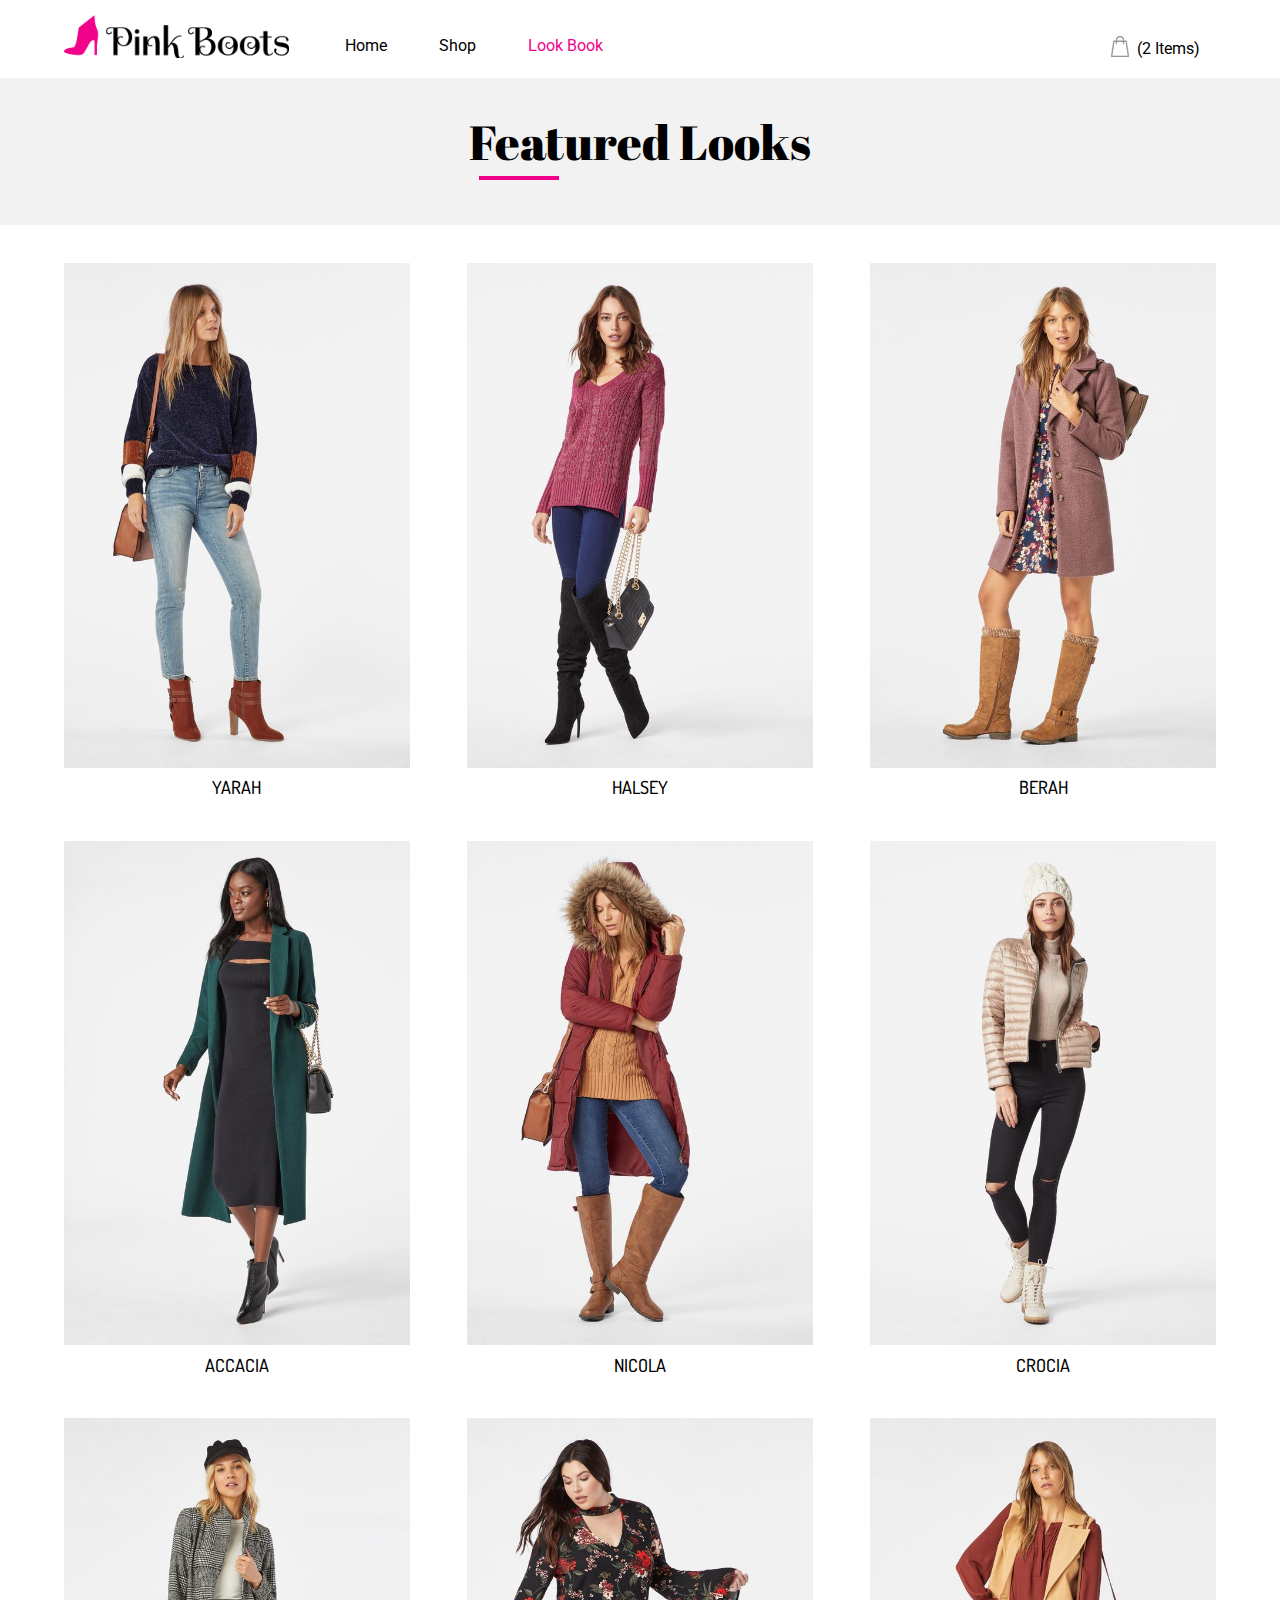
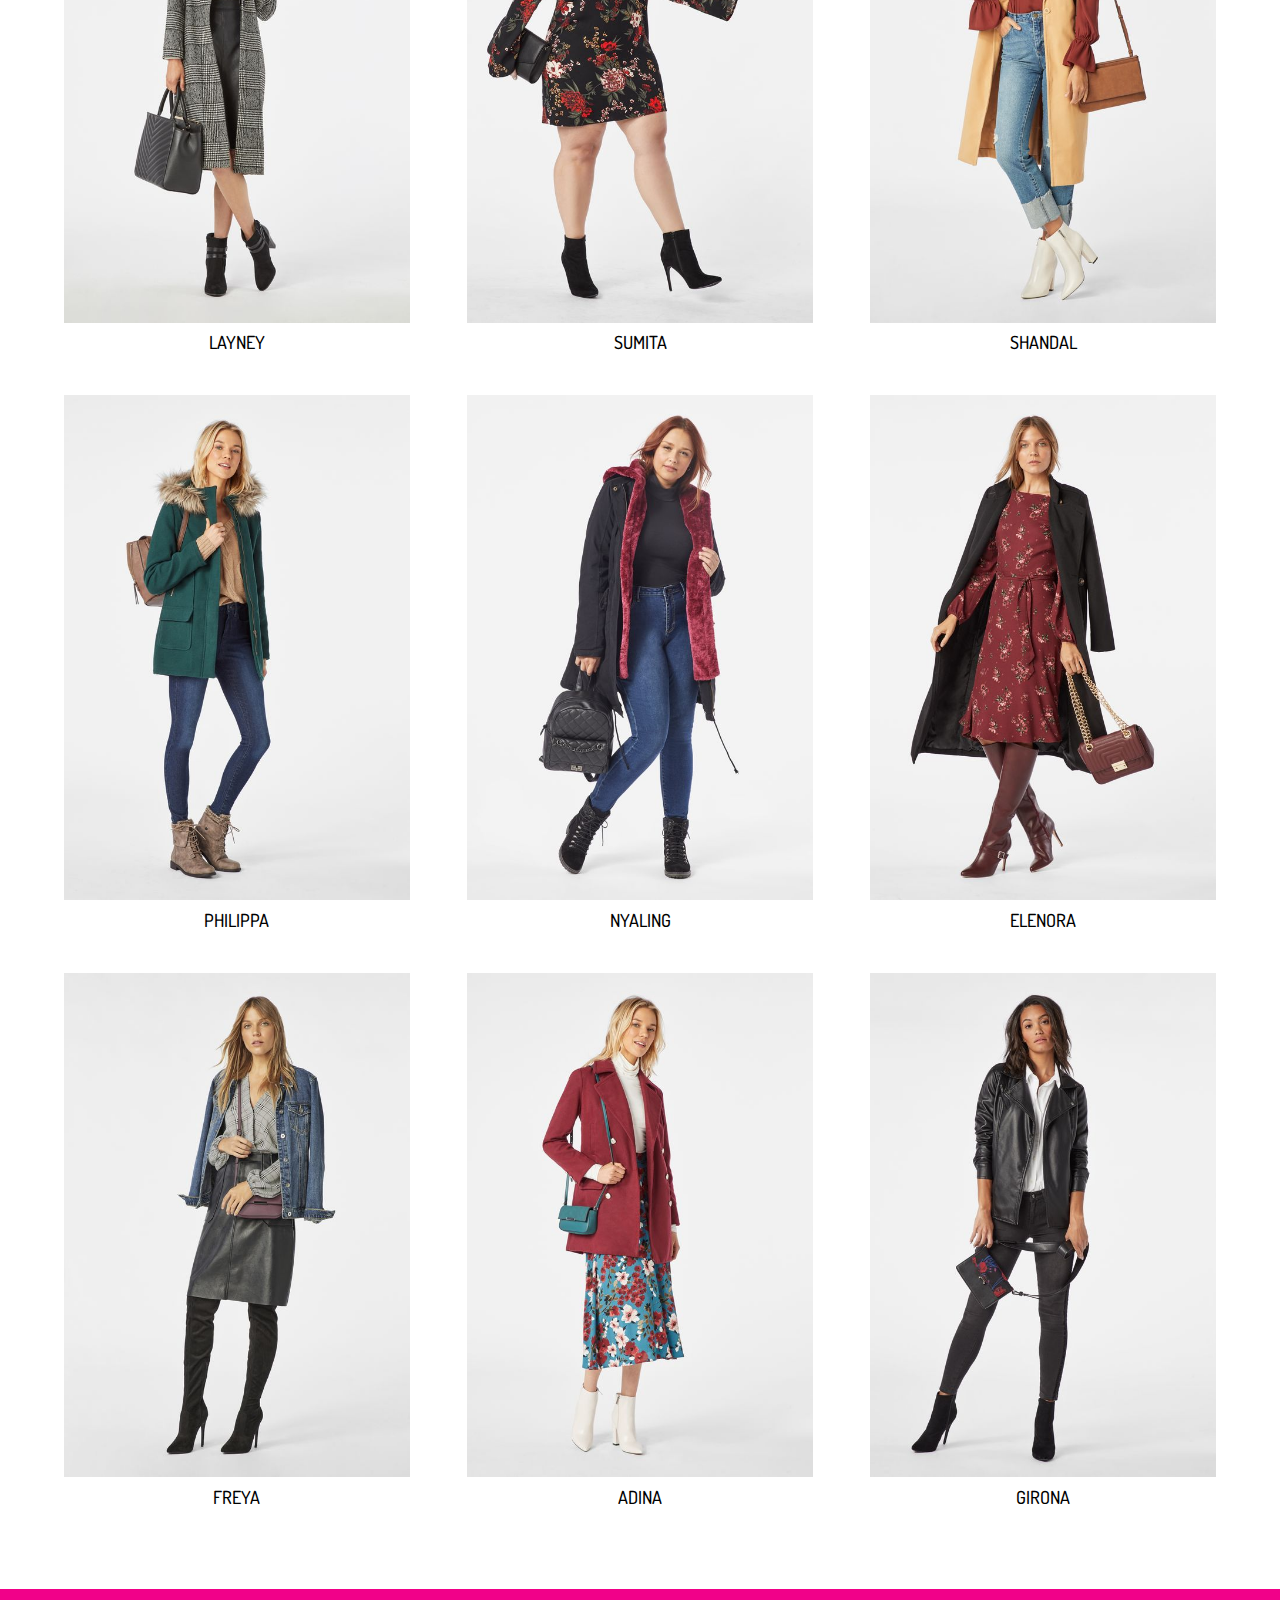
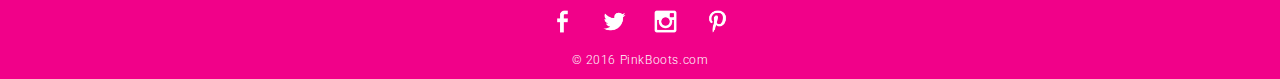
<file: lookbook.html>
<!DOCTYPE html>
<html lang="en">
    <head>
        <meta charset="utf-8">
        <meta name="viewport" content="width=device-width, initial-scale=1.0" />
        <title>Pink Boots | Look Book</title>
        <link href="https://fonts.googleapis.com/css?family=Dosis:200,300,400,500%7cMerienda+One%7cRoboto:100,300,400,500" rel="stylesheet">
        <link href="https://fonts.googleapis.com/css?family=Abril+Fatface" rel="stylesheet">
        <link rel="stylesheet" type="text/css" href="slick/slick.css"/>
        <link rel="stylesheet" type="text/css" href="slick/slick-theme.css"/>
        <link rel="stylesheet" href="css/photoswipe.css"> 
        <link rel="stylesheet" type="text/css" href="css/default_skin/default-skin.css"/>
        <link rel="stylesheet" href="css/hover.css">
        <link rel="stylesheet" href="css/main.css">
        <link rel="stylesheet" href="css/gallery.css">
    </head>
    <body>
        <div id="container" class="cf">
            <header id="header" class="cf">
                <div class="logo">
                    <a href="index.html"><img src="images/logo.png" alt="Logo"></a>
                </div>
                <div class="navigation">
                    <a href="#menu" class="menu-link"><span class="icon-menu"></span></a>
                    <nav id="menu" role="navigation">
                        <ul>
                            <li><a href="index.html">Home</a></li>
                            <li><a href="shop.html">Shop</a></li>
                            <li><a href="#" class="selected">Look Book</a></li>
                        </ul>
                    </nav>
                </div>
                <div class="quick-links">
                    <ul>
                        <!-- <li class="transient-nav"><a href="#"><img src="images/wishlist.png" data-src="images/wishlist.png" data-hover="images/wishlist_hover.png" alt="Wishlist"></a></li> -->
                        <li><a href="cart.html"><img src="images/bag.png" data-src="images/bag.png" data-hover="images/bag_hover.png" alt="Shopping Bag"> &nbsp;(2 Items)</a></li>
                    </ul>
                </div>
            </header>
            <div class="hero-text hero-box">
                <h1> Featured Looks </h1>
            </div>
            <div>
                <div class="restrict-width">
                    <div class="box">
                        <div class="featured-looks">
                            <div class="featured-look">
                                <a href="product.html">
                                    <img src="images/featured-looks/leilani.jpg">
                                </a>
                                <h3>YARAH</h3>
                            </div>
                            <div class="featured-look">
                                <a href="product.html">
                                    <img src="images/featured-looks/halsey.jpg">
                                </a>
                                <h3>HALSEY</h3>
                            </div>
                            <div class="featured-look">
                                <a href="product.html">
                                    <img src="images/featured-looks/berah.jpg">
                                </a>
                                <h3>BERAH</h3>
                            </div>
                            <div class="featured-look">
                                <a href="product.html">
                                    <img src="images/featured-looks/accacia.jpg">
                                </a>
                                <h3>ACCACIA</h3>
                            </div>

                            <div class="featured-look">
                                <a href="product.html">
                                    <img src="images/featured-looks/nicola.jpg">
                                </a>
                                <h3>NICOLA</h3>
                            </div>
                            <div class="featured-look">
                                <a href="product.html">
                                    <img src="images/featured-looks/crocia.jpg">
                                </a>
                                <h3>CROCIA</h3>
                            </div>
                            <div class="featured-look">
                                <a href="product.html">
                                    <img src="images/featured-looks/layney.jpg">
                                </a>
                                <h3>LAYNEY</h3>
                            </div>

                            <div class="featured-look">
                                <a href="product.html">
                                    <img src="images/featured-looks/sumita.jpg">
                                </a>
                                <h3>SUMITA</h3>
                            </div>
                            <div class="featured-look">
                                <a href="product.html">
                                    <img src="images/featured-looks/shandal.jpg">
                                </a>
                                <h3>SHANDAL</h3>
                            </div>

                            <div class="featured-look">
                                <a href="product.html">
                                    <img src="images/featured-looks/philippa.jpg">
                                </a>
                                <h3>PHILIPPA</h3>
                            </div>
                            <div class="featured-look">
                                <a href="product.html">
                                    <img src="images/featured-looks/nyaling.jpg">
                                </a>
                                <h3>NYALING</h3>
                            </div>
                            <div class="featured-look">
                                <a href="product.html">
                                    <img src="images/featured-looks/elenora.jpg">
                                </a>
                                <h3>ELENORA</h3>
                            </div>

                            <div class="featured-look">
                                <a href="product.html">
                                    <img src="images/featured-looks/freya.jpg">
                                </a>
                                <h3>FREYA</h3>
                            </div>
                            <div class="featured-look">
                                <a href="product.html">
                                    <img src="images/featured-looks/adina.jpg">
                                </a>
                                <h3>ADINA</h3>
                            </div>
                            <div class="featured-look">
                                <a href="product.html">
                                    <img src="images/featured-looks/girona.jpg">
                                </a>
                                <h3>GIRONA</h3>
                            </div>
                        </div>
                    </div>
                </div>
            </div>
            <footer>
                <div id="footer">
                    <div class="social-media-icons">
                        <a href="http://www.facebook.com" target="_blank"><img alt="facebook" src="images/footer/facebook.png" width="35"></a> 
                        <a href="http://www.twitter.com" target="_blank"><img alt="twitter" src="images/footer/twitter.png" width="35"></a>
                        <a href="http://www.instagram.com" target="_blank"><img alt="instagram" src="images/footer/instagram.png" width="35"></a>
                        <a href="http://www.pinterest.com" target="_blank"><img alt="pinterest" src="images/footer/pinterest.png" width="35"></a>
                    </div>
                    <div class="copyright">
                        <small>&copy; 2016 PinkBoots.com</small>
                    </div>
                </div>
            </footer>
        </div>
        <script src="js/jquery-3.0.0.min.js"></script>
        <script src="js/main.js"></script>
        <script type="text/javascript" src="js/photoswipe/photoswipe.js"></script>
        <script type="text/javascript" src="js/photoswipe/photoswipe-ui-default.js"></script>
        <script type="text/javascript" src="slick/slick.min.js"></script>
        <script src="js/index.js"></script>
    </body>
</html>
</file>
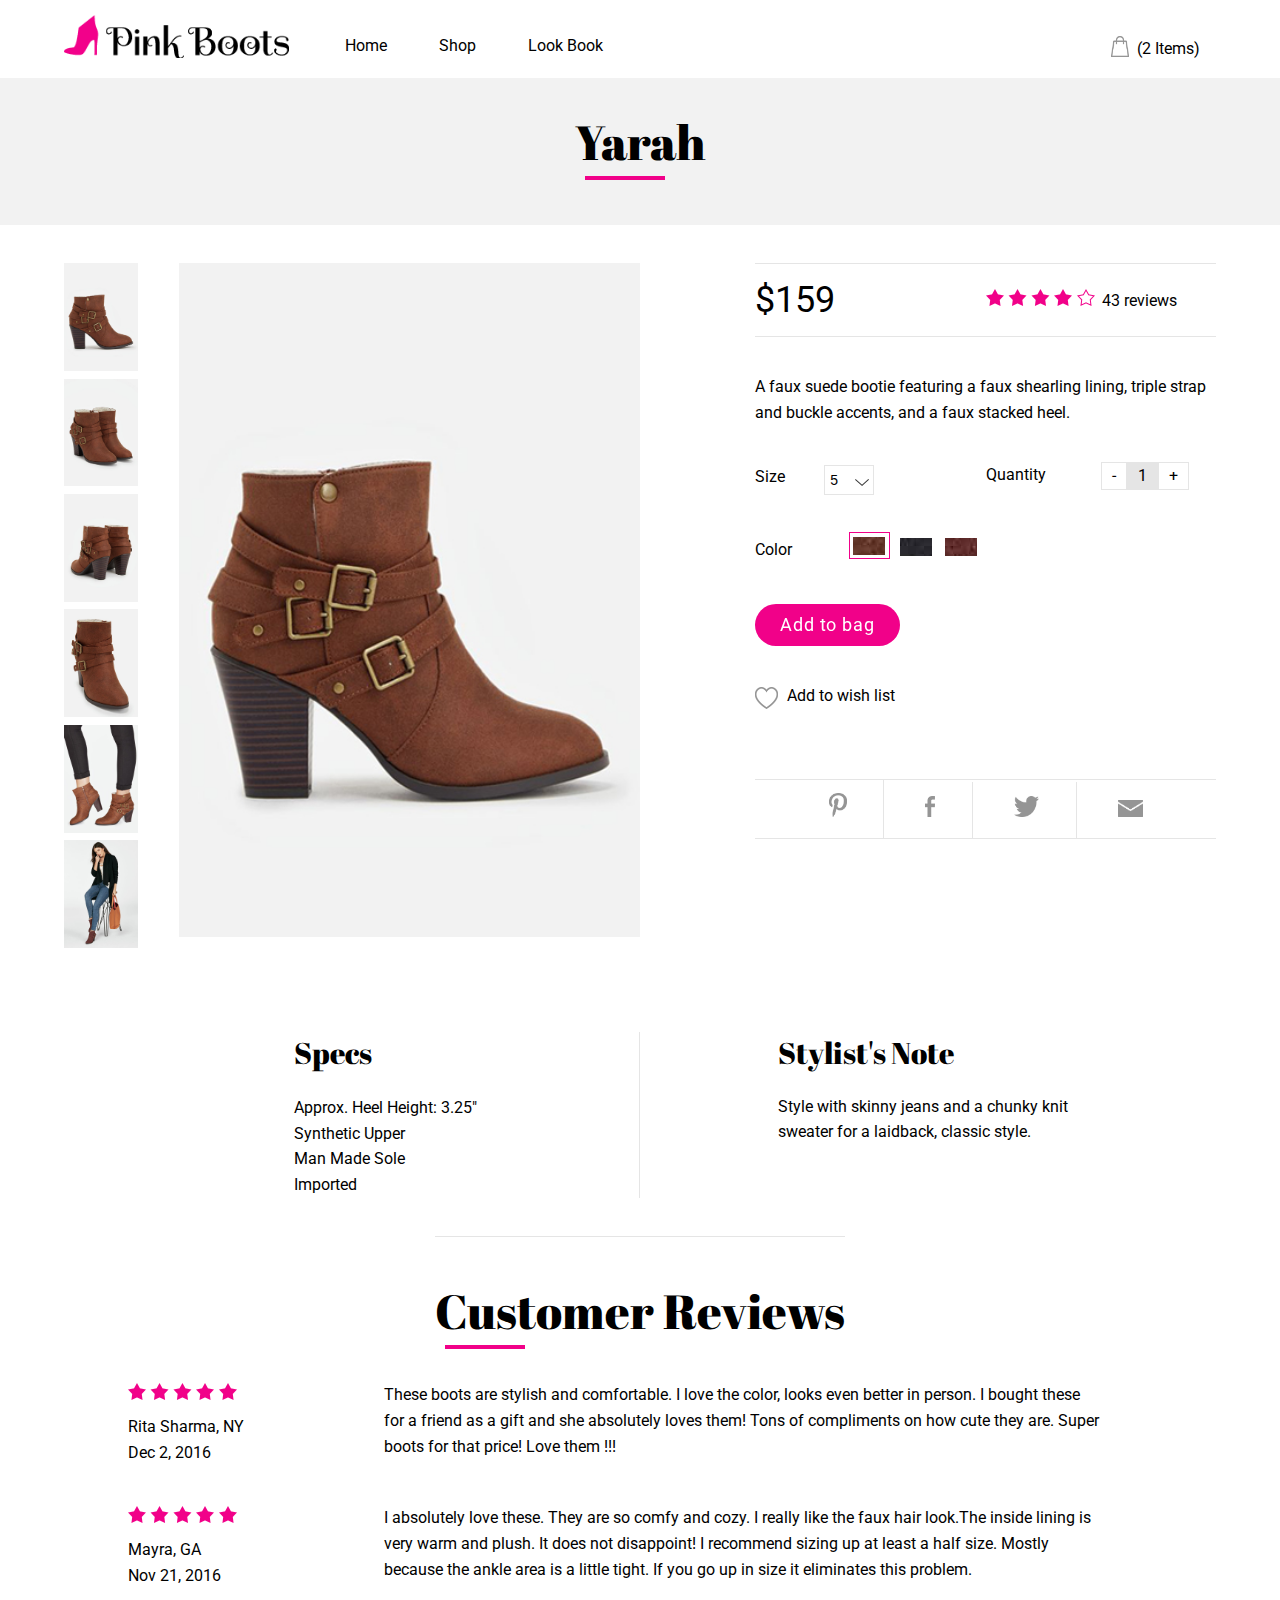
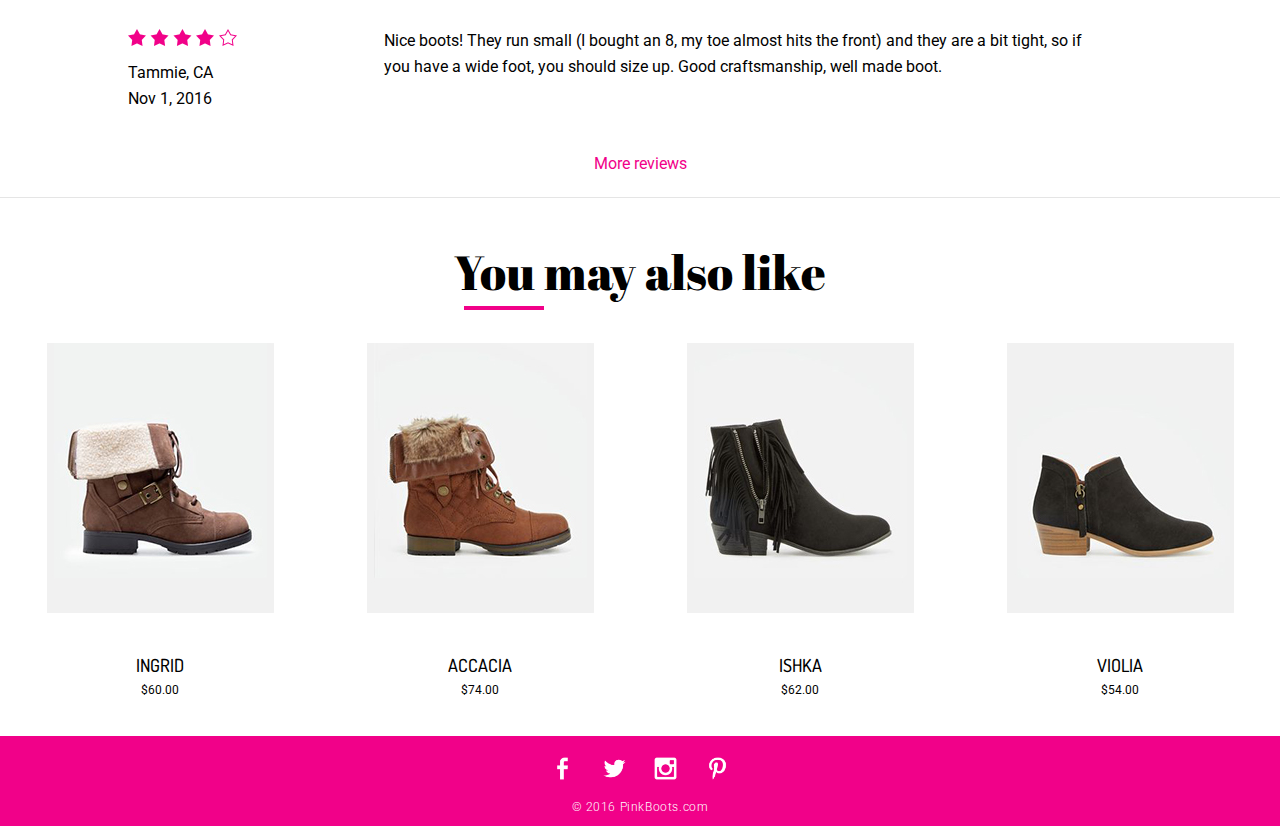
<file: product.html>
<!DOCTYPE html>
<html lang="en">
	<head>
		<meta charset="utf-8">
		<meta name="viewport" content="width=device-width, initial-scale=1.0" />
		<title>Pink Boots | Product Detail</title>
		<link href="https://fonts.googleapis.com/css?family=Dosis:200,300,400,500%7cMerienda+One%7cRoboto:100,300,400,500" rel="stylesheet">
		<link href="https://fonts.googleapis.com/css?family=Abril+Fatface" rel="stylesheet">
		<link rel="stylesheet" href="css/hover.css">
		<link rel="stylesheet" href="css/main.css">
	</head>
	<body>
		<div id="container" class="product-page cf">
			<header id="header" class="cf">
				<div class="logo">
					<a href="index.html"><img src="images/logo.png" alt="Logo"></a>
				</div>
				<div class="navigation">
					<a href="#menu" class="menu-link"><span class="icon-menu"></span></a>
					<nav id="menu" role="navigation">
						<ul>
							<li><a href="index.html">Home</a></li>
							<li><a href="shop.html">Shop</a></li>
							<li><a href="lookbook.html">Look Book</a></li>
						</ul>
					</nav>
				</div>
				<div class="quick-links">
					<ul>
						<!-- <li class="transient-nav"><a href="#"><img src="images/wishlist.png" data-src="images/wishlist.png" data-hover="images/wishlist_hover.png" alt="Wishlist"></a></li> -->
						<li><a href="cart.html"><img src="images/bag.png" data-src="images/bag.png" data-hover="images/bag_hover.png" alt="Shopping Bag"> &nbsp;(2 Items)</a></li>
					</ul>
				</div>
			</header>
			<div class="hero-text hero-box">
				<h1> Yarah </h1>
			</div>
			<div>
				<div class="restrict-width">
					<div class="product box cf">
				<div class="product-gallery cf">
					<div class="product-thumbnails">
						<a class="thumbnail" href="#" ><img src="images/product/yarah-brown-1.jpg" alt="Thumbnail"></a>
						<a class="thumbnail" href="#" ><img src="images/product/yarah-brown-2.jpg" alt="Thumbnail"></a>
						<a class="thumbnail" href="#" ><img src="images/product/yarah-brown-3.jpg" alt="Thumbnail"></a>
						<a class="thumbnail" href="#" ><img src="images/product/yarah-brown-4.jpg" alt="Thumbnail"></a>
						<a class="thumbnail" href="#" ><img src="images/product/yarah-brown-5.jpg" alt="Thumbnail"></a>
						<a class="thumbnail" href="#" ><img src="images/product/yarah-brown-6.jpg" alt="Thumbnail"></a>
					</div>
					<div class="product-preview">
						<img src="images/product/yarah-brown-1.jpg" alt="Boots preview">
					</div>
				</div>
				<div class="product-detail">
					<div class="product-detail-header cf">
						<div class="product-detail-price">$159</div>
						<div class="review-summary">
							<p><a href="#reviews"><img alt="Ratings" src="images/four_star.png">43 reviews</a></p>
						</div>
					</div>
					<div class="description">
						<p> A faux suede bootie featuring a faux shearling lining, triple strap and buckle accents, and a faux stacked heel. </p>
					</div>
					<div class="product-options cf">
						<div class="product-size cf">
							<p class="size-label">Size</p> 
							<select>
								<option value="5">5</option>
								<option value="6">6</option>
								<option value="7">7</option>
							</select>
						</div>
						<div class="product-quantity order-math cf">
							<p id="quantity-label">Quantity</p>
				 			<ul>
				 				   <li><a id="subtract" href="#">-</a></li><!--
				 				--><li id="quantity">1</li><!--
				 				--><li><a id="add" href="#">+</a></li>
				 			</ul>
				 		</div>
					</div>
					<div class="product-color-choices">
						<p>Color </p>
						<ul>
							<li class="selected"><img alt="Color Choice" src="images/product/yarah-brown-swatch.jpg"></li>
							<li><img alt="Color Choice" src="images/product/yarah-black-swatch.jpg"></li>
							<li><img alt="Color Choice" src="images/product/yarah-dark-swatch.jpg"></li>
						</ul>
					</div>
					<a class="button hvr-float-shadow" href="cart.html">Add to bag</a>
					<div class="add-wishlist cf">
						<a><img src="images/wishlist.png" alt="Wishlist"></a>
						<p>Add to wish list</p>
					</div>
					
					<div class="product-share">
						<ul>
							<li><a href="http://www.pinterest.com" target="_blank"><img class="pinterest-icon" alt="pinterest" src="images/social-media/pinterest.png" data-src="images/social-media/pinterest.png" data-hover="images/social-media/pinkpinterest.png"></a></li>
							<li><a href="http://www.facebook.com" target="_blank"><img class="facebook-icon" alt="facebook" src="images/social-media/facebook.png" data-src="images/social-media/facebook.png" data-hover="images/social-media/pinkfacebook.png"></a></li>
							<li><a href="http://www.twitter.com" target="_blank"><img alt="twitter" class="twitter-icon" src="images/social-media/twitter.png" data-src="images/social-media/twitter.png" data-hover="images/social-media/pinktwitter.png"></a></li>
							<li><a href="mailto:admin@pinkboots.com?Subject=Support%20Question" target="_top"><img alt="email" class="email-icon" src="images/social-media/email.png" data-src="images/social-media/email.png" data-hover="images/social-media/pinkmail.png"></a></li>
						</ul>
					</div>
				</div>
					</div>
				</div>
			</div>
			<div>
				<div class="restrict-width">
					<div class="product-details box cf">
				<div class="product-specifications box">
					<h2> Specs </h2>
					<ul>
						<li>Approx. Heel Height: 3.25"</li>
						<li>Synthetic Upper</li>
						<li>Man Made Sole</li>
						<li>Imported</li>
					</ul>
				</div>
				<div class="product-notes box">
					<h2> Stylist's Note </h2>
					<p>Style with skinny jeans and a chunky knit sweater for a laidback, classic style.</p>
				</div>
					</div>
				</div>
			</div>
			<div>
				<div class="restrict-width" id="reviews">
					<div class="product-reviews cf">
				<div class="review-head">
					<h1> Customer Reviews </h1>
				</div>
				<div class="review cf">
					<div class="author-info">
						<ul>
							<li><img alt="review" src="images/five_star.png"></li>
							<li>Rita Sharma, NY</li>
							<li>Dec 2, 2016</li>
						</ul>
					</div>
					<div class="review-text">
						<p>These boots are stylish and comfortable. I love the color, looks even better in person. I bought these for a friend as a gift and she absolutely loves them! Tons of compliments on how cute they are. Super boots for that price! Love them !!!</p>
					</div>
				</div>
				<div class="review cf">
					<div class="author-info">
						<ul>
							<li><img alt="review" src="images/five_star.png"></li>
							<li>Mayra, GA</li>
							<li>Nov 21, 2016</li>
						</ul>
					</div>
					<div class="review-text">
						<p>I absolutely love these. They are so comfy and cozy. I really like the faux hair look.The inside lining is very warm and plush. It does not disappoint! I recommend sizing up at least a half size. Mostly because the ankle area is a little tight. If you go up in size it eliminates this problem.</p>
					</div>
				</div>
				<div class="review cf">
					<div class="author-info">
						<ul>
							<li><img alt="review" src="images/four_star.png"></li>
							<li>Tammie, CA</li>
							<li>Nov 1, 2016</li>
						</ul>
					</div>
					<div class="review-text">
						<p>Nice boots! They run small (I bought an 8, my toe almost hits the front) and they are a bit tight, so if you have a wide foot, you should size up. Good craftsmanship, well made boot.</p>
					</div>
				</div>
				<a class="more-review color-link">More reviews</a>
					</div>
				</div>
			</div>
			<div>
				<div class="restrict-width">
					<div class="related-products">
				<h1> You may also like </h1>
				<div class="product-teaser-products cf">
						<div class="product-teaser-product cf">
							<a href="product.html"><img alt="ingrid" src="images/catalog/ingrid.jpg" data-src="images/catalog/ingrid.jpg" data-hover="images/catalog/ingrid_hover.jpg"></a>
							<div class="quick-icons">
								<ul class="cf">
									<li><a><img src="images/bag.png" alt="Shopping bag"></a></li>
									<li><a><img src="images/wishlist.png" alt="Wishlist"></a></li>
									<li><a><img src="images/quickview.png" alt="Quick View"></a></li>
								</ul>
							</div>
							<h3> INGRID </h3>
							<p class="price">$60.00</p>
						</div>
						<div class="product-teaser-product cf">
							<a href="product.html"><img alt="accacia" src="images/catalog/accacia.jpg" data-src="images/catalog/accacia.jpg" data-hover="images/catalog/accacia_hover.jpg"></a>
							<div class="quick-icons">
								<ul class="cf">
									<li><a><img src="images/bag.png" alt="Shopping bag"></a></li>
									<li><a><img src="images/wishlist.png" alt="Wishlist"></a></li>
									<li><a><img src="images/quickview.png" alt="Quick View"></a></li>
								</ul>
							</div>
							<h3> ACCACIA </h3>
							<p class="price">$74.00</p>
						</div>
						<div class="product-teaser-product cf">
							<a href="product.html"><img alt="ishka" src="images/catalog/ishka.jpg" data-src="images/catalog/ishka.jpg" data-hover="images/catalog/ishka_hover.jpg"></a>
							<div class="quick-icons">
								<ul class="cf">
									<li><a><img src="images/bag.png" alt="Shopping bag"></a></li>
									<li><a><img src="images/wishlist.png" alt="Wishlist"></a></li>
									<li><a><img src="images/quickview.png" alt="Quick View"></a></li>
								</ul>
							</div>
							<h3> ISHKA </h3>
							<p class="price">$62.00</p>
						</div>
						<div class="product-teaser-product cf">
							<a href="product.html"><img alt="violia" src="images/catalog/violia.jpg" data-src="images/catalog/violia.jpg" data-hover="images/catalog/violia_hover.jpg"></a>
							<div class="quick-icons">
								<ul class="cf">
									<li><a><img src="images/bag.png" alt="Shopping bag"></a></li>
									<li><a><img src="images/wishlist.png" alt="Wishlist"></a></li>
									<li><a><img src="images/quickview.png" alt="Quick View"></a></li>
								</ul>
							</div>
							<h3> VIOLIA </h3>
							<p class="price">$54.00</p>
						</div>
					</div>
				</div>
					</div>
				</div>
				<footer>
					<div id="footer">
						<div class="social-media-icons">
							<a href="http://www.facebook.com" target="_blank"><img alt="facebook" src="images/footer/facebook.png" width="35"></a> 
							<a href="http://www.twitter.com" target="_blank"><img alt="twitter" src="images/footer/twitter.png" width="35"></a>
							<a href="http://www.instagram.com" target="_blank"><img alt="instagram" src="images/footer/instagram.png" width="35"></a>
							<a href="http://www.pinterest.com" target="_blank"><img alt="pinterest" src="images/footer/pinterest.png" width="35"></a>
						</div>
						<div class="copyright">
							<small>&copy; 2016 PinkBoots.com</small>
						</div>
					</div>
				</footer>
			</div>
		<script src="js/jquery-3.0.0.min.js"></script>
		<script src="js/main.js"></script>
	</body>
</html>
</file>
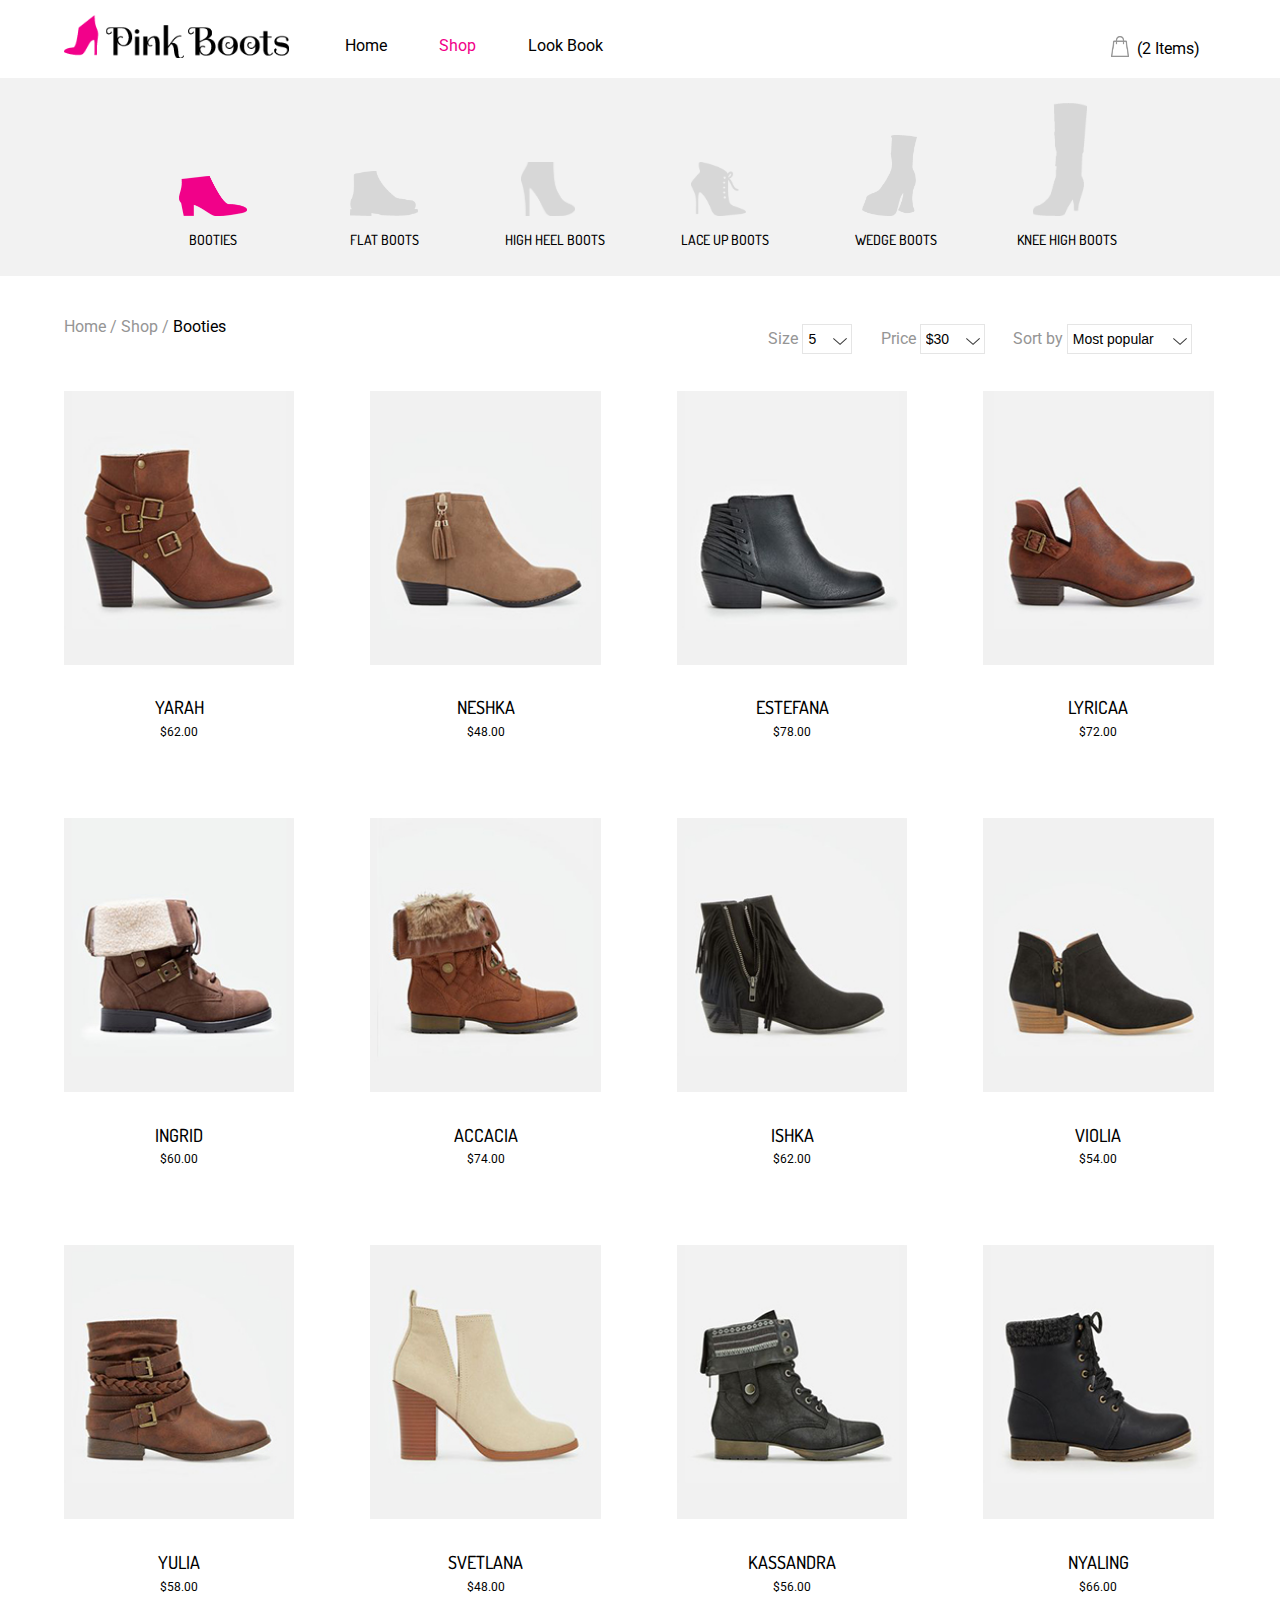
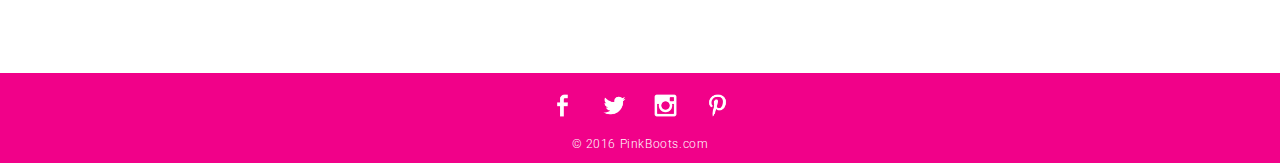
<file: shop.html>
<!DOCTYPE html>
<html lang="en">
	<head>
		<meta charset="utf-8">
		<meta name="viewport" content="width=device-width, initial-scale=1.0" />
		<title>Pink Boots | Catalog</title>
		<link href="https://fonts.googleapis.com/css?family=Dosis:200,300,400,500%7cMerienda+One%7cRoboto:100,300,400,500" rel="stylesheet">
		<link rel="stylesheet" href="css/main.css">
	</head>
	<body>
		<div id="container" class="cf">
			<header id="header" class="cf">
				<div class="logo">
					<a href="index.html"><img src="images/logo.png" alt="Logo"></a>
				</div>
				<div class="navigation">
					<a href="#menu" class="menu-link"><span class="icon-menu"></span></a>
					<nav id="menu" role="navigation">
						<ul>
							<li><a href="index.html">Home</a></li>
							<li><a href="#" class="selected">Shop</a></li>
							<li><a href="lookbook.html">Look Book</a></li>
						</ul>
					</nav>
				</div>
				<div class="quick-links">
					<ul>
						<!-- <li class="transient-nav"><a href="#"><img src="images/wishlist.png" data-src="images/wishlist.png" data-hover="images/wishlist_hover.png" alt="Wishlist"></a></li> -->
						<li><a href="cart.html"><img src="images/bag.png" data-src="images/bag.png" data-hover="images/bag_hover.png" alt="Shopping Bag"> &nbsp;(2 Items)</a></li>
					</ul>
				</div>
			</header>
			<div class="alt-bg">
				<div class="restrict-width">
					<div class="quick-filter cf">
						<div class="quick-filter-item">
							<a class="selected"><img alt="Booties" src="images/boots/bootie_hover.png" data-src="images/boots/bootie.png" data-hover="images/boots/bootie_hover.png"></a>
							<h4>BOOTIES</h4>
						</div>
						<div class="quick-filter-item">
							<a><img alt="Flat Boots" src="images/boots/flat_boot.png" data-src="images/boots/flat_boot.png" data-hover="images/boots/flat_boot_hover.png"></a>
							<h4>FLAT BOOTS</h4>
						</div>
						<div class="quick-filter-item high-heel">
							<a><img alt="High Heel Boots" src="images/boots/highheel_boot.png" data-src="images/boots/highheel_boot.png" data-hover="images/boots/highheel_boot_hover.png"></a>
							<h4>HIGH HEEL BOOTS</h4>
						</div>
						<div class="quick-filter-item lace-up">
							<a><img alt="Lace up Boots" src="images/boots/laceup_boot.png" data-src="images/boots/laceup_boot.png" data-hover="images/boots/laceup_boot_hover.png"></a>
							<h4>LACE UP BOOTS</h4>
						</div>
						<div class="quick-filter-item wedge-boot">
							<a><img alt="Wedge Boots" src="images/boots/wedge_boots.png" data-src="images/boots/wedge_boots.png" data-hover="images/boots/wedge_boots_hover.png"></a>
							<h4>WEDGE BOOTS</h4>
						</div>
						<div class="quick-filter-item knee-height">
							<a><img alt="Knee High Boots" src="images/boots/kneehigh_boots.png" data-src="images/boots/kneehigh_boots.png" data-hover="images/boots/kneehigh_boots_hover.png"></a>
							<h4>KNEE HIGH BOOTS</h4>
						</div>
					</div>
				</div>
			</div>
			<div>
				<div class="restrict-width">
					<div class="utility-bar box">
				<p class="breadcrumbs">
					<a href="index.html">Home /</a>
					<a href="shop.html">Shop /</a>
					<a href="" class="current">Booties</a>
				</p>
				<div class="filter">
					<ul>
						<li>Size
							<select class="filter-size">
								<option>5</option>
								<option>6</option>
								<option>7</option>
								<option>8</option>
								<option>9</option>
							</select>
						</li>
						<li>Price
							<select class="filter-price">
								<option>$30</option>
								<option>$40</option>
								<option>$50</option>
								<option>$60</option>
								<option>$70</option>
							</select>
						</li>
						<li>Sort by
							<select class="filter-sort">
								<option>Most popular</option>
								<option>Price low to high</option>
								<option>Price high to low</option>
								<option>Ratings</option>
							</select>
						</li>
					</ul>
				</div>
					</div>
				</div>
			</div>
			<div>
				<div class="restrict-width">
					<div class="catalog box cf">
				<div class="catalog-item cf">
					<a href="product.html"><img alt="yarah" src="images/catalog/yarah.jpg" data-src="images/catalog/yarah.jpg" data-hover="images/catalog/yarah_hover.jpg"></a>
					<div class="quick-icons">
						<ul class="cf">
							<li><a href="cart.html"><img src="images/bag.png" alt="Shopping bag"></a></li>
							<li><a><img src="images/wishlist.png" alt="Wishlist"></a></li>
							<li><a><img src="images/quickview.png" alt="Quick View"></a></li>
						</ul>
					</div>
					<h3> YARAH </h3>
					<p class="price">$62.00</p>
				</div>
				<div class="catalog-item cf">
					<a href="product.html"><img alt="neshka" src="images/catalog/neshka.jpg" data-src="images/catalog/neshka.jpg" data-hover="images/catalog/neshka_hover.jpg"></a>
					<div class="quick-icons">
						<ul class="cf">
							<li><a><img src="images/bag.png" alt="Shopping bag"></a></li>
							<li><a><img src="images/wishlist.png" alt="Wishlist"></a></li>
							<li><a><img src="images/quickview.png" alt="Quick View"></a></li>
						</ul>
					</div>
					<h3> NESHKA </h3>
					<p class="price">$48.00</p>
				</div>
				<div class="catalog-item cf">
					<a href="product.html"><img alt="estefana" src="images/catalog/estefana.jpg" data-src="images/catalog/estefana.jpg" data-hover="images/catalog/estefana_hover.jpg"></a>
					<div class="quick-icons">
						<ul class="cf">
							<li><a><img src="images/bag.png" alt="Shopping bag"></a></li>
							<li><a><img src="images/wishlist.png" alt="Wishlist"></a></li>
							<li><a><img src="images/quickview.png" alt="Quick View"></a></li>
						</ul>
					</div>
					<h3> ESTEFANA </h3>
					<p class="price">$78.00</p>
				</div>
				<div class="catalog-item cf">
					<a href="product.html"><img alt="lyricaa" src="images/catalog/lyricaa.jpg" data-src="images/catalog/lyricaa.jpg" data-hover="images/catalog/lyricaa_hover.jpg"></a>
					<div class="quick-icons">
						<ul class="cf">
							<li><a><img src="images/bag.png" alt="Shopping bag"></a></li>
							<li><a><img src="images/wishlist.png" alt="Wishlist"></a></li>
							<li><a><img src="images/quickview.png" alt="Quick View"></a></li>
						</ul>
					</div>
					<h3> LYRICAA </h3>
					<p class="price">$72.00</p>
				</div>
				<div class="catalog-item cf">
					<a href="product.html"><img alt="ingrid" src="images/catalog/ingrid.jpg" data-src="images/catalog/ingrid.jpg" data-hover="images/catalog/ingrid_hover.jpg"></a>
					<div class="quick-icons">
						<ul class="cf">
							<li><a><img src="images/bag.png" alt="Shopping bag"></a></li>
							<li><a><img src="images/wishlist.png" alt="Wishlist"></a></li>
							<li><a><img src="images/quickview.png" alt="Quick View"></a></li>
						</ul>
					</div>
					<h3> INGRID </h3>
					<p class="price">$60.00</p>
				</div>
				<div class="catalog-item cf">
					<a href="product.html"><img alt="accacia" src="images/catalog/accacia.jpg" data-src="images/catalog/accacia.jpg" data-hover="images/catalog/accacia_hover.jpg"></a>
					<div class="quick-icons">
						<ul class="cf">
							<li><a><img src="images/bag.png" alt="Shopping bag"></a></li>
							<li><a><img src="images/wishlist.png" alt="Wishlist"></a></li>
							<li><a><img src="images/quickview.png" alt="Quick View"></a></li>
						</ul>
					</div>
					<h3> ACCACIA </h3>
					<p class="price">$74.00</p>
				</div>
				<div class="catalog-item cf">
					<a href="product.html"><img alt="ishka" src="images/catalog/ishka.jpg" data-src="images/catalog/ishka.jpg" data-hover="images/catalog/ishka_hover.jpg"></a>
					<div class="quick-icons">
						<ul class="cf">
							<li><a><img src="images/bag.png" alt="Shopping bag"></a></li>
							<li><a><img src="images/wishlist.png" alt="Wishlist"></a></li>
							<li><a><img src="images/quickview.png" alt="Quick View"></a></li>
						</ul>
					</div>
					<h3> ISHKA </h3>
					<p class="price">$62.00</p>
				</div>
				<div class="catalog-item cf">
					<a href="product.html"><img alt="violia" src="images/catalog/violia.jpg" data-src="images/catalog/violia.jpg" data-hover="images/catalog/violia_hover.jpg"></a>
					<div class="quick-icons">
						<ul class="cf">
							<li><a><img src="images/bag.png" alt="Shopping bag"></a></li>
							<li><a><img src="images/wishlist.png" alt="Wishlist"></a></li>
							<li><a><img src="images/quickview.png" alt="Quick View"></a></li>
						</ul>
					</div>
					<h3> VIOLIA </h3>
					<p class="price">$54.00</p>
				</div>
				<div class="catalog-item cf">
					<a href="product.html"><img alt="yulia" src="images/catalog/yulia.jpg" data-src="images/catalog/yulia.jpg" data-hover="images/catalog/yulia_hover.jpg"></a>
					<div class="quick-icons">
						<ul class="cf">
							<li><a><img src="images/bag.png" alt="Shopping bag"></a></li>
							<li><a><img src="images/wishlist.png" alt="Wishlist"></a></li>
							<li><a><img src="images/quickview.png" alt="Quick View"></a></li>
						</ul>
					</div>
					<h3> YULIA </h3>
					<p class="price">$58.00</p>
				</div>
				<div class="catalog-item cf">
					<a href="product.html"><img alt="svetlana" src="images/catalog/svetlana.jpg" data-src="images/catalog/svetlana.jpg" data-hover="images/catalog/svetlana_hover.jpg"></a>
					<div class="quick-icons">
						<ul class="cf">
							<li><a><img src="images/bag.png" alt="Shopping bag"></a></li>
							<li><a><img src="images/wishlist.png" alt="Wishlist"></a></li>
							<li><a><img src="images/quickview.png" alt="Quick View"></a></li>
						</ul>
					</div>
					<h3> SVETLANA </h3>
					<p class="price">$48.00</p>
				</div>
				<div class="catalog-item cf">
					<a href="product.html"><img alt="kassandra" src="images/catalog/kassandra.jpg" data-src="images/catalog/kassandra.jpg" data-hover="images/catalog/kassandra_hover.jpg"></a>
					<div class="quick-icons">
						<ul class="cf">
							<li><a><img src="images/bag.png" alt="Shopping bag"></a></li>
							<li><a><img src="images/wishlist.png" alt="Wishlist"></a></li>
							<li><a><img src="images/quickview.png" alt="Quick View"></a></li>
						</ul>
					</div>
					<h3> KASSANDRA </h3>
					<p class="price">$56.00</p>
				</div>
				<div class="catalog-item cf">
					<a href="product.html"><img alt="nyaling" src="images/catalog/nyaling.jpg" data-src="images/catalog/nyaling.jpg" data-hover="images/catalog/nyaling_hover.jpg"></a>
					<div class="quick-icons">
						<ul class="cf">
							<li><a><img src="images/bag.png" alt="Shopping bag"></a></li>
							<li><a><img src="images/wishlist.png" alt="Wishlist"></a></li>
							<li><a><img src="images/quickview.png" alt="Quick View"></a></li>
						</ul>
					</div>
					<h3> NYALING </h3>
					<p class="price">$66.00</p>
				</div>
					</div>
				</div>
			</div>
			<footer>
				<div id="footer">
					<div class="social-media-icons">
						<a href="http://www.facebook.com" target="_blank"><img alt="facebook" src="images/footer/facebook.png" width="35"></a> 
						<a href="http://www.twitter.com" target="_blank"><img alt="twitter" src="images/footer/twitter.png" width="35"></a>
						<a href="http://www.instagram.com" target="_blank"><img alt="instagram" src="images/footer/instagram.png" width="35"></a>
						<a href="http://www.pinterest.com" target="_blank"><img alt="pinterest" src="images/footer/pinterest.png" width="35"></a>
					</div>
					<div class="copyright">
						<small>&copy; 2016 PinkBoots.com</small>
					</div>
				</div>
			</footer>
		</div>
		<script src="js/jquery-3.0.0.min.js"></script>
		<script src="js/main.js"></script>
	</body>
</html>
</file>
<file: css/photoswipe.css>
/*! PhotoSwipe main CSS by Dmitry Semenov | photoswipe.com | MIT license */
/*
	Styles for basic PhotoSwipe functionality (sliding area, open/close transitions)
*/
/* pswp = photoswipe */
.pswp {
  display: none;
  position: absolute;
  width: 100%;
  height: 100%;
  left: 0;
  top: 0;
  overflow: hidden;
  -ms-touch-action: none;
  touch-action: none;
  z-index: 1500;
  -webkit-text-size-adjust: 100%;
  /* create separate layer, to avoid paint on window.onscroll in webkit/blink */
  -webkit-backface-visibility: hidden;
  outline: none; }
  .pswp * {
    -webkit-box-sizing: border-box;
            box-sizing: border-box; }
  .pswp img {
    max-width: none; }

/* style is added when JS option showHideOpacity is set to true */
.pswp--animate_opacity {
  /* 0.001, because opacity:0 doesn't trigger Paint action, which causes lag at start of transition */
  opacity: 0.001;
  will-change: opacity;
  /* for open/close transition */
  -webkit-transition: opacity 333ms cubic-bezier(0.4, 0, 0.22, 1);
          transition: opacity 333ms cubic-bezier(0.4, 0, 0.22, 1); }

.pswp--open {
  display: block; }

.pswp--zoom-allowed .pswp__img {
  /* autoprefixer: off */
  cursor: -webkit-zoom-in;
  cursor: -moz-zoom-in;
  cursor: zoom-in; }

.pswp--zoomed-in .pswp__img {
  /* autoprefixer: off */
  cursor: -webkit-grab;
  cursor: -moz-grab;
  cursor: grab; }

.pswp--dragging .pswp__img {
  /* autoprefixer: off */
  cursor: -webkit-grabbing;
  cursor: -moz-grabbing;
  cursor: grabbing; }

/*
	Background is added as a separate element.
	As animating opacity is much faster than animating rgba() background-color.
*/
.pswp__bg {
  position: absolute;
  left: 0;
  top: 0;
  width: 100%;
  height: 100%;
  background: #000;
  opacity: 0;
  -webkit-transform: translateZ(0);
          transform: translateZ(0);
  -webkit-backface-visibility: hidden;
  will-change: opacity; }

.pswp__scroll-wrap {
  position: absolute;
  left: 0;
  top: 0;
  width: 100%;
  height: 100%;
  overflow: hidden; }

.pswp__container,
.pswp__zoom-wrap {
  -ms-touch-action: none;
  touch-action: none;
  position: absolute;
  left: 0;
  right: 0;
  top: 0;
  bottom: 0; }

/* Prevent selection and tap highlights */
.pswp__container,
.pswp__img {
  -webkit-user-select: none;
  -moz-user-select: none;
  -ms-user-select: none;
      user-select: none;
  -webkit-tap-highlight-color: transparent;
  -webkit-touch-callout: none; }

.pswp__zoom-wrap {
  position: absolute;
  width: 100%;
  -webkit-transform-origin: left top;
  -ms-transform-origin: left top;
  transform-origin: left top;
  /* for open/close transition */
  -webkit-transition: -webkit-transform 333ms cubic-bezier(0.4, 0, 0.22, 1);
          transition: transform 333ms cubic-bezier(0.4, 0, 0.22, 1); }

.pswp__bg {
  will-change: opacity;
  /* for open/close transition */
  -webkit-transition: opacity 333ms cubic-bezier(0.4, 0, 0.22, 1);
          transition: opacity 333ms cubic-bezier(0.4, 0, 0.22, 1); }

.pswp--animated-in .pswp__bg,
.pswp--animated-in .pswp__zoom-wrap {
  -webkit-transition: none;
  transition: none; }

.pswp__container,
.pswp__zoom-wrap {
  -webkit-backface-visibility: hidden; }

.pswp__item {
  position: absolute;
  left: 0;
  right: 0;
  top: 0;
  bottom: 0;
  overflow: hidden; }

.pswp__img {
  position: absolute;
  width: auto;
  height: auto;
  top: 0;
  left: 0; }

/*
	stretched thumbnail or div placeholder element (see below)
	style is added to avoid flickering in webkit/blink when layers overlap
*/
.pswp__img--placeholder {
  -webkit-backface-visibility: hidden; }

/*
	div element that matches size of large image
	large image loads on top of it
*/
.pswp__img--placeholder--blank {
  background: #222; }

.pswp--ie .pswp__img {
  width: 100% !important;
  height: auto !important;
  left: 0;
  top: 0; }

/*
	Error message appears when image is not loaded
	(JS option errorMsg controls markup)
*/
.pswp__error-msg {
  position: absolute;
  left: 0;
  top: 50%;
  width: 100%;
  text-align: center;
  font-size: 14px;
  line-height: 16px;
  margin-top: -8px;
  color: #CCC; }

.pswp__error-msg a {
  color: #CCC;
  text-decoration: underline; }
</file>
<file: css/default_skin/default-skin.css>
/*! PhotoSwipe Default UI CSS by Dmitry Semenov | photoswipe.com | MIT license */
/*

	Contents:

	1. Buttons
	2. Share modal and links
	3. Index indicator ("1 of X" counter)
	4. Caption
	5. Loading indicator
	6. Additional styles (root element, top bar, idle state, hidden state, etc.)

*/
/*
	
	1. Buttons

 */
/* <button> css reset */
.pswp__button {
  width: 44px;
  height: 44px;
  position: relative;
  background: none;
  cursor: pointer;
  overflow: visible;
  -webkit-appearance: none;
  display: block;
  border: 0;
  padding: 0;
  margin: 0;
  float: right;
  opacity: 0.75;
  -webkit-transition: opacity 0.2s;
          transition: opacity 0.2s;
  -webkit-box-shadow: none;
          box-shadow: none; }
  .pswp__button:focus, .pswp__button:hover {
    opacity: 1; }
  .pswp__button:active {
    outline: none;
    opacity: 0.9; }
  .pswp__button::-moz-focus-inner {
    padding: 0;
    border: 0; }

/* pswp__ui--over-close class it added when mouse is over element that should close gallery */
.pswp__ui--over-close .pswp__button--close {
  opacity: 1; }

.pswp__button,
.pswp__button--arrow--left:before,
.pswp__button--arrow--right:before {
  background: url(default-skin.png) 0 0 no-repeat;
  background-size: 264px 88px;
  width: 44px;
  height: 44px; }

@media (-webkit-min-device-pixel-ratio: 1.1), (-webkit-min-device-pixel-ratio: 1.09375), (min-resolution: 105dpi), (min-resolution: 1.1dppx) {
  /* Serve SVG sprite if browser supports SVG and resolution is more than 105dpi */
  .pswp--svg .pswp__button,
  .pswp--svg .pswp__button--arrow--left:before,
  .pswp--svg .pswp__button--arrow--right:before {
    background-image: url(default-skin.svg); }
  .pswp--svg .pswp__button--arrow--left,
  .pswp--svg .pswp__button--arrow--right {
    background: none; } }

.pswp__button--close {
  background-position: 0 -44px; }

.pswp__button--share {
  background-position: -44px -44px; }

.pswp__button--fs {
  display: none; }

.pswp--supports-fs .pswp__button--fs {
  display: block; }

.pswp--fs .pswp__button--fs {
  background-position: -44px 0; }

.pswp__button--zoom {
  display: none;
  background-position: -88px 0; }

.pswp--zoom-allowed .pswp__button--zoom {
  display: block; }

.pswp--zoomed-in .pswp__button--zoom {
  background-position: -132px 0; }

/* no arrows on touch screens */
.pswp--touch .pswp__button--arrow--left,
.pswp--touch .pswp__button--arrow--right {
  visibility: hidden; }

/*
	Arrow buttons hit area
	(icon is added to :before pseudo-element)
*/
.pswp__button--arrow--left,
.pswp__button--arrow--right {
  background: none;
  top: 50%;
  margin-top: -50px;
  width: 70px;
  height: 100px;
  position: absolute; }

.pswp__button--arrow--left {
  left: 0; }

.pswp__button--arrow--right {
  right: 0; }

.pswp__button--arrow--left:before,
.pswp__button--arrow--right:before {
  content: '';
  top: 35px;
  background-color: rgba(0, 0, 0, 0.3);
  height: 30px;
  width: 32px;
  position: absolute; }

.pswp__button--arrow--left:before {
  left: 6px;
  background-position: -138px -44px; }

.pswp__button--arrow--right:before {
  right: 6px;
  background-position: -94px -44px; }

/*

	2. Share modal/popup and links

 */
.pswp__counter,
.pswp__share-modal {
  -webkit-user-select: none;
  -moz-user-select: none;
  -ms-user-select: none;
      user-select: none; }

.pswp__share-modal {
  display: block;
  background: rgba(0, 0, 0, 0.5);
  width: 100%;
  height: 100%;
  top: 0;
  left: 0;
  padding: 10px;
  position: absolute;
  z-index: 1600;
  opacity: 0;
  -webkit-transition: opacity 0.25s ease-out;
          transition: opacity 0.25s ease-out;
  -webkit-backface-visibility: hidden;
  will-change: opacity; }

.pswp__share-modal--hidden {
  display: none; }

.pswp__share-tooltip {
  z-index: 1620;
  position: absolute;
  background: #FFF;
  top: 56px;
  border-radius: 2px;
  display: block;
  width: auto;
  right: 44px;
  -webkit-box-shadow: 0 2px 5px rgba(0, 0, 0, 0.25);
          box-shadow: 0 2px 5px rgba(0, 0, 0, 0.25);
  -webkit-transform: translateY(6px);
      -ms-transform: translateY(6px);
          transform: translateY(6px);
  -webkit-transition: -webkit-transform 0.25s;
          transition: transform 0.25s;
  -webkit-backface-visibility: hidden;
  will-change: transform; }
  .pswp__share-tooltip a {
    display: block;
    padding: 8px 12px;
    color: #000;
    text-decoration: none;
    font-size: 14px;
    line-height: 18px; }
    .pswp__share-tooltip a:hover {
      text-decoration: none;
      color: #000; }
    .pswp__share-tooltip a:first-child {
      /* round corners on the first/last list item */
      border-radius: 2px 2px 0 0; }
    .pswp__share-tooltip a:last-child {
      border-radius: 0 0 2px 2px; }

.pswp__share-modal--fade-in {
  opacity: 1; }
  .pswp__share-modal--fade-in .pswp__share-tooltip {
    -webkit-transform: translateY(0);
        -ms-transform: translateY(0);
            transform: translateY(0); }

/* increase size of share links on touch devices */
.pswp--touch .pswp__share-tooltip a {
  padding: 16px 12px; }

a.pswp__share--facebook:before {
  content: '';
  display: block;
  width: 0;
  height: 0;
  position: absolute;
  top: -12px;
  right: 15px;
  border: 6px solid transparent;
  border-bottom-color: #FFF;
  -webkit-pointer-events: none;
  -moz-pointer-events: none;
  pointer-events: none; }

a.pswp__share--facebook:hover {
  background: #3E5C9A;
  color: #FFF; }
  a.pswp__share--facebook:hover:before {
    border-bottom-color: #3E5C9A; }

a.pswp__share--twitter:hover {
  background: #55ACEE;
  color: #FFF; }

a.pswp__share--pinterest:hover {
  background: #CCC;
  color: #CE272D; }

a.pswp__share--download:hover {
  background: #DDD; }

/*

	3. Index indicator ("1 of X" counter)

 */
.pswp__counter {
  position: absolute;
  left: 0;
  top: 0;
  height: 44px;
  font-size: 13px;
  line-height: 44px;
  color: #FFF;
  opacity: 0.75;
  padding: 0 10px; }

/*
	
	4. Caption

 */
.pswp__caption {
  position: absolute;
  left: 0;
  bottom: 0;
  width: 100%;
  min-height: 44px; }
  .pswp__caption small {
    font-size: 11px;
    color: #BBB; }

.pswp__caption__center {
  text-align: left;
  max-width: 420px;
  margin: 0 auto;
  font-size: 13px;
  padding: 10px;
  line-height: 20px;
  color: #CCC; }

.pswp__caption--empty {
  display: none; }

/* Fake caption element, used to calculate height of next/prev image */
.pswp__caption--fake {
  visibility: hidden; }

/*

	5. Loading indicator (preloader)

	You can play with it here - http://codepen.io/dimsemenov/pen/yyBWoR

 */
.pswp__preloader {
  width: 44px;
  height: 44px;
  position: absolute;
  top: 0;
  left: 50%;
  margin-left: -22px;
  opacity: 0;
  -webkit-transition: opacity 0.25s ease-out;
          transition: opacity 0.25s ease-out;
  will-change: opacity;
  direction: ltr; }

.pswp__preloader__icn {
  width: 20px;
  height: 20px;
  margin: 12px; }

.pswp__preloader--active {
  opacity: 1; }
  .pswp__preloader--active .pswp__preloader__icn {
    /* We use .gif in browsers that don't support CSS animation */
    background: url(preloader.gif) 0 0 no-repeat; }

.pswp--css_animation .pswp__preloader--active {
  opacity: 1; }
  .pswp--css_animation .pswp__preloader--active .pswp__preloader__icn {
    -webkit-animation: clockwise 500ms linear infinite;
            animation: clockwise 500ms linear infinite; }
  .pswp--css_animation .pswp__preloader--active .pswp__preloader__donut {
    -webkit-animation: donut-rotate 1000ms cubic-bezier(0.4, 0, 0.22, 1) infinite;
            animation: donut-rotate 1000ms cubic-bezier(0.4, 0, 0.22, 1) infinite; }

.pswp--css_animation .pswp__preloader__icn {
  background: none;
  opacity: 0.75;
  width: 14px;
  height: 14px;
  position: absolute;
  left: 15px;
  top: 15px;
  margin: 0; }

.pswp--css_animation .pswp__preloader__cut {
  /* 
			The idea of animating inner circle is based on Polymer ("material") loading indicator 
			 by Keanu Lee https://blog.keanulee.com/2014/10/20/the-tale-of-three-spinners.html
		*/
  position: relative;
  width: 7px;
  height: 14px;
  overflow: hidden; }

.pswp--css_animation .pswp__preloader__donut {
  -webkit-box-sizing: border-box;
          box-sizing: border-box;
  width: 14px;
  height: 14px;
  border: 2px solid #FFF;
  border-radius: 50%;
  border-left-color: transparent;
  border-bottom-color: transparent;
  position: absolute;
  top: 0;
  left: 0;
  background: none;
  margin: 0; }

@media screen and (max-width: 1024px) {
  .pswp__preloader {
    position: relative;
    left: auto;
    top: auto;
    margin: 0;
    float: right; } }

@-webkit-keyframes clockwise {
  0% {
    -webkit-transform: rotate(0deg);
            transform: rotate(0deg); }
  100% {
    -webkit-transform: rotate(360deg);
            transform: rotate(360deg); } }

@keyframes clockwise {
  0% {
    -webkit-transform: rotate(0deg);
            transform: rotate(0deg); }
  100% {
    -webkit-transform: rotate(360deg);
            transform: rotate(360deg); } }

@-webkit-keyframes donut-rotate {
  0% {
    -webkit-transform: rotate(0);
            transform: rotate(0); }
  50% {
    -webkit-transform: rotate(-140deg);
            transform: rotate(-140deg); }
  100% {
    -webkit-transform: rotate(0);
            transform: rotate(0); } }

@keyframes donut-rotate {
  0% {
    -webkit-transform: rotate(0);
            transform: rotate(0); }
  50% {
    -webkit-transform: rotate(-140deg);
            transform: rotate(-140deg); }
  100% {
    -webkit-transform: rotate(0);
            transform: rotate(0); } }

/*
	
	6. Additional styles

 */
/* root element of UI */
.pswp__ui {
  -webkit-font-smoothing: auto;
  visibility: visible;
  opacity: 1;
  z-index: 1550; }

/* top black bar with buttons and "1 of X" indicator */
.pswp__top-bar {
  position: absolute;
  left: 0;
  top: 0;
  height: 44px;
  width: 100%; }

.pswp__caption,
.pswp__top-bar,
.pswp--has_mouse .pswp__button--arrow--left,
.pswp--has_mouse .pswp__button--arrow--right {
  -webkit-backface-visibility: hidden;
  will-change: opacity;
  -webkit-transition: opacity 333ms cubic-bezier(0.4, 0, 0.22, 1);
          transition: opacity 333ms cubic-bezier(0.4, 0, 0.22, 1); }

/* pswp--has_mouse class is added only when two subsequent mousemove events occur */
.pswp--has_mouse .pswp__button--arrow--left,
.pswp--has_mouse .pswp__button--arrow--right {
  visibility: visible; }

.pswp__top-bar,
.pswp__caption {
  background-color: rgba(0, 0, 0, 0.5); }

/* pswp__ui--fit class is added when main image "fits" between top bar and bottom bar (caption) */
.pswp__ui--fit .pswp__top-bar,
.pswp__ui--fit .pswp__caption {
  background-color: rgba(0, 0, 0, 0.3); }

/* pswp__ui--idle class is added when mouse isn't moving for several seconds (JS option timeToIdle) */
.pswp__ui--idle .pswp__top-bar {
  opacity: 0; }

.pswp__ui--idle .pswp__button--arrow--left,
.pswp__ui--idle .pswp__button--arrow--right {
  opacity: 0; }

/*
	pswp__ui--hidden class is added when controls are hidden
	e.g. when user taps to toggle visibility of controls
*/
.pswp__ui--hidden .pswp__top-bar,
.pswp__ui--hidden .pswp__caption,
.pswp__ui--hidden .pswp__button--arrow--left,
.pswp__ui--hidden .pswp__button--arrow--right {
  /* Force paint & create composition layer for controls. */
  opacity: 0.001; }

/* pswp__ui--one-slide class is added when there is just one item in gallery */
.pswp__ui--one-slide .pswp__button--arrow--left,
.pswp__ui--one-slide .pswp__button--arrow--right,
.pswp__ui--one-slide .pswp__counter {
  display: none; }

.pswp__element--disabled {
  display: none !important; }

.pswp--minimal--dark .pswp__top-bar {
  background: none; }
</file>
<file: css/gallery.css>
.gallery-slide-content {
	display: none;
}

.gallery-slide-box {
	width: 880px;
	display: flex;
	justify-content: space-around;
	align-items: center;
}

.gallery-slide {
	font: 400 16px/1.6em 'Roboto', sans-serif;
	color: #000;
	display: flex;
	justify-content: center;
	align-items: center;
	text-align: center;
	width: 100vw;
	height: 100vh;
}

.gallery-slide-img {
	width: 440px;
	height: 550px;
	display: block;
}

.gallery-slide-share {
	width: 440px;
	height: 550px;
	background: #fff;
	position: relative;
}

.gallery-slide-img img {
	width: 100%;
	height: auto;
}

.gallery-slide-share img {
	width: 150px;
}

.gallery-section {
	text-align: center;
}

.gallery-thumb1 {
	grid-area: first-image;
}

.gallery-thumb2 {
	grid-area: second-image;
}

.gallery-thumb3 {
	grid-area: third-image;
}

.gallery-thumb4 {
	grid-area: fourth-image;
}

.gallery-thumb5 {
	grid-area: fifth-image;
}

.gallery-thumb6 {
	grid-area: sixth-image;
}

.gallery-thumb7 {
	grid-area: seventh-image;
}

.gallery-thumb8 {
	grid-area: eighth-image;
}

.gallery-thumb9 {
	grid-area: ninth-image;
}

.gallery-thumb10 {
	grid-area: tenth-image;
}

.gallery-thumb11 {
	grid-area: eleventh-image;
}

.my-gallery {
	max-width: 1000px;
	margin: 0 auto;
	margin-bottom: 30px;
	display: grid;
	justify-content: center;
	align-content: center;
	grid-template-columns: [first] 1fr [second] 1fr [third] 1fr [fourth] 1fr [five] 1fr [six] 1fr;
	grid-template-rows: [firstrow] auto [secondrow] auto [thirdrow] auto;
	grid-template-areas:
		"first-image first-image second-image second-image third-image fourth-image"
		"first-image first-image fifth-image sixth-image seventh-image seventh-image"
		"eighth-image ninth-image tenth-image eleventh-image seventh-image seventh-image";
}

/*.my-gallery figure {
	padding: 2px;
}*/

.my-gallery figure .thumbnail {
	width: 100%;
	height: auto;
	display: block;
}

.sharer {
	font-weight: 600;
	text-align: left;
}

.share-date {
	text-align: left;
	font-size: 14px;
	line-height: 14px;
	margin-top: 5px;
	color: #aaa;
}

.share-title {
	text-align: left;
	font-weight: 500;
	margin-top: 20px;
	margin-bottom: 30px;
}

.share-stats {
	text-align: left;
	margin-top: 15px;
	line-height: 12px;
}

.gallery-slide-share img.share-instagram {
	height: 18px;
	width: auto;
	opacity: 0.3;
	display: inline-block;
	margin-left: 5px;
	position: relative;
	top: 3px;
}

.gallery-slide-share img.share-like {
	height: 21px;
	width: auto;
	opacity: 1;
	display: inline-block;
	margin-left: 5px;
	margin-right: 15px;
	position: relative;
	top: 3px;
}

.gallery-slide-share img.share-comment {
	height: 18px;
	width: auto;
	opacity: 0.6;
	display: inline-block;
	margin-left: 5px;
	position: relative;
	top: 3px;
}

.gallery-slide-share h3 {
	margin-bottom: 40px;
}

.pswp__button--arrow--left:before {
	background: url("../images/gallery/arrow-left.png") 0 0 no-repeat;
}

.pswp__button--arrow--right:before {
	background: url("../images/gallery/arrow-right.png") 0 0 no-repeat;
}


.pswp__button,
.pswp__button--arrow--left:before,
.pswp__button--arrow--right:before {
  width: 44px;
  height: 44px; 
}

.pswp__button--arrow--right {
	right: calc(((100% - 1100px)/2));
}

.pswp__button--arrow--left {
	left: calc(((100% - 1100px)/2));
}

@media (-webkit-min-device-pixel-ratio: 1.1), (-webkit-min-device-pixel-ratio: 1.09375), (min-resolution: 105dpi), (min-resolution: 1.1dppx) {
  /* Serve SVG sprite if browser supports SVG and resolution is more than 105dpi */
  .pswp--svg .pswp__button--arrow--left:before {
  	background: url("../images/gallery/arrow-left.png") 0 0 no-repeat;
  }
  .pswp--svg .pswp__button--arrow--right:before {
    background: url("../images/gallery/arrow-right.png") 0 0 no-repeat;
  }
  
  .pswp--svg .pswp__button--arrow--left,
  .pswp--svg .pswp__button--arrow--right {
    background: none; 
  } 
}
</file>
<file: css/main.css>
/* 
---------------------------------------------
this code resets css styles for all elements
---------------------------------------------
*/

/* http://meyerweb.com/eric/tools/css/reset/ 
   v2.0 | 20110126
   License: none (public domain)
*/

html, body, div, span, applet, object, iframe,
h1, h2, h3, h4, h5, h6, p, blockquote, pre,
a, abbr, acronym, address, big, cite, code,
del, dfn, em, img, ins, kbd, q, s, samp,
small, strike, strong, sub, sup, tt, var,
b, u, i, center,
dl, dt, dd, ol, ul, li,
fieldset, form, label, legend,
table, caption, tbody, tfoot, thead, tr, th, td,
article, aside, canvas, details, embed, 
figure, figcaption, footer, header, hgroup, 
menu, nav, output, ruby, section, summary,
time, mark, audio, video {
	margin: 0;
	padding: 0;
	border: 0;
	font-size: 100%;
	font: inherit;
	vertical-align: baseline;
}
/* HTML5 display-role reset for older browsers */
article, aside, details, figcaption, figure, 
footer, header, hgroup, menu, nav, section {
	display: block;
}
body {
	line-height: 1;
}
ol, ul {
	list-style: none;
}
blockquote, q {
	quotes: none;
}
blockquote:before, blockquote:after,
q:before, q:after {
	content: '';
	content: none;
}
table {
	border-collapse: collapse;
	border-spacing: 0;
}

/* 
---------------------------------------------
Clear-fix
---------------------------------------------
*/

.cf:after {
  content: "";
  display: table;
  clear: both;
}

/* 
---------------------------------------------
Global Styles
---------------------------------------------
*/

* {
	-webkit-box-sizing: border-box;
	-moz-box-sizing: border-box;
	box-sizing: border-box;
}

html {
	scroll-behavior: smooth;
}

#container {
	font: 400 16px/1.6em 'Roboto', sans-serif;
	color: #000;
	min-height: 100vh;
	margin: 0 auto;
	position: relative;
	padding-bottom: 90px;
}

.restrict-width { 
	max-width: 1280px;
	margin: 0 auto;
}

.box {
	padding: 3% 5%;
}

.small-box {
	padding: 5% 64px;
}

li {
	display: inline-block;
}

.alt-bg {
	background-color: #f2f2f2;
}

.hero-box {
	padding-top: 30px;
	padding-bottom: 30px;
}

.hero-box h1 {
	margin-bottom: 20px;
}

/* 
---------------------------------------------
Typography
---------------------------------------------
*/

@font-face {
	font-family: 'icomoon';
	src:  url('../fonts/icomoon.eot?gyd08f');
	src:  url('../fonts/icomoon.eot?gyd08f#iefix') format('embedded-opentype'),
    url('../fonts/icomoon.ttf?gyd08f') format('truetype'),
    url('../fonts/icomoon.woff?gyd08f') format('woff'),
    url('../fonts/icomoon.svg?gyd08f#icomoon') format('svg');
 	font-weight: normal;
 	font-style: normal;
}

[class^="icon-"], [class*=" icon-"] {
  /* use !important to prevent issues with browser extensions that change fonts */
  font-family: 'icomoon' !important;
  speak: none;
  font-style: normal;
  font-weight: normal;
  font-variant: normal;
  text-transform: none;
  line-height: 1;

  /* Better Font Rendering =========== */
  -webkit-font-smoothing: antialiased;
  -moz-osx-font-smoothing: grayscale;
}

h1, .lookbook-header
 {
	font: 500 48px/1.4em 'Abril Fatface', cursive;
	margin-bottom: 0.8em;
	position: relative;
	display: inline-block;
}

h1:after {
	content: "";
	position: absolute;
	width: 80px;
	height: 4px;
	bottom: -5px;
	left: 10px;
	background: #f10189;
}

h2 {
	font: 400 30px/1.4em 'Abril Fatface', cursive;
}

h3 {
	font: 500 18px/1.4em 'Dosis', sans-serif;
	margin-bottom: 0.3em;
}

h4 {
	font: 500 14px/1.4em 'Dosis', sans-serif;
	margin-top: 1em;
}

small {
	font: 300 12px/1em 'Roboto', sans-serif;
	letter-spacing: 0.05em;
}

th.title {
	font: 400 30px/1.4em 'Abril Fatface', cursive;
}

/* 
---------------------------------------------
Grid
---------------------------------------------
*/

.grid-flex {
	height: auto;
	display: -webkit-box;
  	display: -webkit-flex;
  	display: -ms-flexbox;
  	display: flex;
  	-webkit-box-flex: 1;
  	-webkit-flex-grow: 1;
  	-ms-flex-positive: 1;
  	flex-grow: 1;
}

.col {
  -webkit-box-flex: 1;
  -webkit-flex: 1;
  -ms-flex: 1;
  flex: 1;
}

.col-left {
  -webkit-box-ordinal-group:-1;
  -webkit-order: -1;
  -ms-flex-order: -1;
  order: -1;
}

.col-text {
	display:flex;
	align-items: center;
  	justify-content: center;
  	padding: 5% 50px;
}

.Aligner-item {
    width: 90%;
}

.col-img {
  background-size: cover;
  background-position:center 15%;
}


/* 
---------------------------------------------
Links
---------------------------------------------
*/

a {
	text-decoration: none;
	color: #000;
	cursor: pointer;
}

a.selected, 
a:hover {
	color: #f10189;
}

a.menu-link {
	text-decoration: none;
	color: #000;
}

a:hover {
	color: #f10189;
}

.button {
	background-color: #f10189;
	border-radius: 32px;
	color: #fff;
	font: 400 18px/1em 'Roboto', sans-serif;
	padding: 12px 25px;
	letter-spacing: 0.05em;
}

.button:hover {
	color: #fff;
	background-color: #ff1a9c;
}

.button.large {
	font-size: 14px;
	padding: 0.6em 0.8em;
}

.color-link:hover {
	color: #ff33a7;
}

/* 
---------------------------------------------
Forms
---------------------------------------------
*/

#header input {
	border: none;
	border-bottom: solid 1px #f2f2f2;
	background-color: #fff;
	font-weight: 300;
	font-size: 16px;
	font-family: 'Roboto', sans-serif;
	width: 100%;
	margin-bottom: 25px;
}

input:focus {
	outline: none;
}

select {
	background: none;
	border: none;
	border: solid 1px #e5e5e5;
	width: 50px;
	-webkit-appearance:none;
    -moz-appearance:none;
    height: 30px;
    font-size: 14px;
    border-radius: 0;
    background: transparent url("../images/arrow.png") no-repeat 30px 13px;
    padding-left: 5px;
}

select:focus {
	outline: none;
}

select.filter-price {
	width: 65px;
	background: transparent url("../images/arrow.png") no-repeat 45px 13px;
}

select.filter-sort {
	width: 125px;
	background: transparent url("../images/arrow.png") no-repeat 105px 13px;
	margin-top: 10px;
}

table {
	margin-bottom: 2%;
}

/* 
---------------------------------------------
Header
---------------------------------------------
*/

#header {
	margin: 15px 5% 0 5%;

}

.logo {
	width: 225px;
	float: left;
}

.navigation {
	float: left;
	margin-left: 60px;
	margin-top: 2px;
}

.quick-links {
	float: right;
	margin-top: 2px;
}

.quick-links img {
	width: 18px;
	position: relative;
	top: 3px;
}

.logo img {
	width: 100%;
	height: auto;
	margin-bottom: 10px;
}

a.menu-link {
	display: none;
}

.js nav[role=navigation] {
	max-height: none;
}

nav[role=navigation] ul {
	margin: 0 0 0 -0.25em;
	border: 0;
}

nav[role=navigation]  li {
	display: inline-block;
	margin: 1em 3em 1em 0;
}

nav[role=navigation] li a {
	border: 0;
}

.quick-links li {
	margin: 1em 0;
	padding: 0 1em;
	border-right: 1px solid #f2f2f2;
}

.quick-links li:last-child {
	border-right: none;
}

#header input {
	display: none;
}

/* 
---------------------------------------------
Footer
---------------------------------------------
*/

#footer {
	background-color: #f10189;
	color: #fff; 
	text-align: center;
	padding: 15px 0;
	position: absolute;
	bottom: 0;
	height: 90px;
	width: 100%;
}

#footer li {
	margin: 0 2%;
}

#footer a {
	color: #fff;
}

#footer .social-media-icons a {
	margin: 0 0.5%;
}

#footer .copyright {
	padding-bottom: 0;
}

/* 
---------------------------------------------
Homepage
---------------------------------------------
*/

/*.slide-arrow {
	height: 50px;
	width: 50px;
	position: fixed;
	bottom: 0;
	left: calc(50% - 25px);
	z-index: 1000;
	cursor: pointer;
	display: none;
}*/

/*.slide-arrow img {
	width: 100%;
	height: auto;
}*/

.hero {
	position: relative;
	height: 80vh;
	width: 100%;
	background: url('../images/home_hero.jpg');
	background-repeat: no-repeat;
	background-size: cover;
	background-position: 60% 30%;
}



/*.hero img {
	width: 100%;
	height: auto;
	display: block;
}*/

.caption {
	position: absolute;
	top: 15%;
	left: 8%;
	width: 700px;
}

.caption p {
	font: 300 72px/1.1em 'Abril Fatface', cursive;
	margin-bottom: 40px;
}

.product-teaser {
	text-align: center;
}

.product-nav li {
	display: inline-block;
	margin-right: 2em;
	margin-bottom: 3em;
}

#featured-product,
#best-product {
	display: none;
}

.product-teaser-product {
	width: 25%;
	float: left;
	position: relative;
	margin-bottom: 40px;
}

.product-teaser-product h3 {
	margin-top: 10%;
}

.quick-icons {
	width: 100%;
	margin: 0 5%;
	position: absolute;
	display: none;
}

.quick-icons li {
	float: left;
	width: 30%;
	text-align: center;
}

.quick-icons img {
	width: 14px;
}

.price {
	font: 400 12px/1em 'Roboto', sans-serif;
}

.new-collection {
	background-color: #f2f2f2;
	background: url("../images/winterbg.jpg");
	background-size: cover;
	padding: 4%;
}

.new-collection-section {
	background-color: #fff;
	display: flex;
	justify-content: space-around;
}

.new-collection-caption {
	width: 525px;
}

.new-collection-img {
	display: flex;
	align-items: center;
	justify-content: center;
}

.new-collection-caption p {
	margin-bottom: 40px;
	width: 400px;
}

.new-collection-img img{
	width: 100%;
	height: auto;
}

.testimonial-section {
	background: linear-gradient(180deg, #fff 0%, #fff 45%, #f2f2f2 45%, #f2f2f2 100%);
}

.testimonials {
	text-align: center;
}

.testimonial {
	text-align: left;
	margin-bottom: 20px;
}

.testimonial-boxes {
	display: flex;
	justify-content: space-around;
}

.testimonial-box {
	width: 325px;
	height: 350px;
	border: 5px solid #ccc;
	background-color: #fff;
	padding: 50px 35px;
}

.testimonial-slides {
	margin-top: 30px;
}

.slick-slide {
	width: 1152px;
}

.slick-prev {
	left: -50px;
}

.slick-next {
	right: -50px;
}

.slick-dots li button:before {
	font-size: 12px;
}

.slick-dots li button:hover:before, 
.slick-dots li button:focus:before,
.slick-dots li.slick-active button:before {
	color: #f10189;
}

.testimonial-slides img.slick-disabled {
	opacity: 0.1;
	cursor: default;
}

.img-left,
.img-right {
	height: 33px;
	width: auto;
	display: block;
	cursor: pointer;
	margin-top: -20px;
	opacity: 0.5;
}


.small-button {
	height: 10px;
	width: 10px;
	border-radius: 100%;
	background-color: #f2f2f2;
	display: inline-block;
	margin-right: 5px;
	margin-top: 5%;
}

.small-button.selected {
	background-color: #f10189;
}

.author {
	font-weight: 500;
}

#about {
	background-color: #f2f2f2;
	background-color: #363636;
	color: #fff;
}

.about-img {
	background-image: url("../images/about.jpg");
}

p.second {
	margin-bottom: 30px;
}

.lookbook-teaser {
	position: relative;
}

.lookbook-teaser img {
	width: 100%;
	height: auto;
}

.lookbook-teaser--title {
	position: absolute;
	top: 50%;
	left: 50%;
	transform: translate(-50%, -50%);
	width: 100%;
	background-color: rgba(0,0,0,0.25);
	text-align: center;
	color: #fff;
}

.lookbook-header {
	margin-top: 0.4em;
	margin-bottom: 0.4em;
}

.lookbook-teaser--action {
	position: absolute;
	top: 75%;
	left: 50%;
	transform: translate(-50%, -50%);
}

/* 
---------------------------------------------
Catalog page
---------------------------------------------
*/

.quick-filter {
	display: flex;
	align-items: baseline;
	padding: 2% 10%;
	text-align: center;
}

.quick-filter-item {
	flex: 1 auto;
	width: 15%;
}

.quick-filter-item a {
	width: 40%;
	justify-content: center;
	display: block;
	margin: 0 auto;
}

.quick-filter div:last-child {
	margin-right: 0;
}

.quick-filter img {
	width: 100%;
	height: auto;
	display: block;
}

.quick-filter .knee-height img,
.quick-filter .wedge-boot img,
.quick-filter .high-heel img,
.quick-filter .lace-up img {
	width: 80%;
	height: auto;
}

.catalog {
	text-align: center;
	padding-bottom: 0;
}

.catalog-item {
	position: relative;
	float: left;
	width: 20%;
	margin-right: 6.6%;
	margin-bottom: 80px;
}

.catalog .quick-icons {
	display:block;
}

.catalog-item:nth-child(4n+4) {
	margin-right: 0;
}

.catalog-item > a > img {
	width: 100%;
	height: auto;
}

.catalog-item h3 {
	margin-top: 10%;
}

.utility-bar {
	color: #959595;
}

.utility-bar a {
	color: #959595;
}

.utility-bar a.current {
	color: #000;
}

.utility-bar .breadcrumbs {
	float: left;
	width: 30%;
}

.utility-bar .filter {
	float: right;
	width: 70%;
	text-align: right;
}

.filter li {
	margin-right: 3%;
}

/* 
---------------------------------------------
Shopping Bag page
---------------------------------------------
*/

.hero-text {
	background-color: #f2f2f2;
	color: #000;
	text-align: center;
}

table, th {
	border: 1px solid #e5e5e5;
}

table, td, th {
	text-align: center;
	vertical-align: middle;
}

.bag-table {
	width: 100%;
}

.bag-table td {
	width: 15%;
	border: 1px solid #e5e5e5;
}

td.delete {
	width: 4%;
}

.bag-table td img {
	width: 50%;
	height: auto;
	display: block;
	margin: 5% auto;
}

.bag-actions {
	text-align: right;
}

.bag a.button {
	display: inline-block;
	margin: 2% 1%;
}

.coupons {
	border: 1px solid #000;
}

.coupons h3 {

}

.additional {
	float: left;
	width: 30%;
	margin-right: 5%;
}

.additional:last-child {
	float: right;
	margin-right: 0;
}

.additional table {
	width: 100%;
}

.additional td {
	padding: 4% 20%;
}

.additional.cart td {
	padding: 4% 4%;
}

.additional p {
	text-align: left;
}

.additional .button {
	display: inline-block;
	margin-bottom: 2%;
	margin-top: 3%;
}

.additional input {
	height: 35px;
	padding-left: 5px;
}

/* 
---------------------------------------------
Lookbook
---------------------------------------------
*/

.featured-looks {
	display: flex;
	flex-wrap: wrap;
	justify-content: space-between;
	align-content: center;
}

.featured-look {
	width: 30%;
	height: auto;
}

.featured-look img {
	width: 100%;
	height: auto;
}

.featured-look h3 {
	text-align: center;
	margin-bottom: 40px;
}

/* 
---------------------------------------------
Product Detail page
---------------------------------------------
*/

.hero-text .breadcrumbs {
	font: 300 16px/1em 'Roboto', sans-serif;
	color: #959595;
}

.hero-text .breadcrumbs .current {
	font-weight: 500;
	color: #000;
}

.product > div {
	width: 50%;
	float: left;
}

.product-thumbnails {
	display: flex;
	flex-direction: column;
	flex: 1 1 auto;
	float: left;
	width: 20%;
	justify-content: space-between;
}

.product-thumbnails > a {
	width: 64%;
}

.product-thumbnails img {
	width: 100%;
	height: auto;
}

.product-preview {
	float: left;
	width: 80%;
}

.product-preview img {
	width: 100%;
	height: auto;
}

.product-detail {
	padding: 0 0 0 10%;
}

.product-detail-header {
	border-top: 1px solid #e5e5e5;
	border-bottom: 1px solid #e5e5e5;
	width: 100%;
	margin-bottom: 8%;
}

.product-detail .description {
	margin-bottom: 8%;
}

.product-detail-price {
	font: 400 36px/2em 'Roboto', sans-serif;
	float: left;
	width: 50%;
}

.review-summary {
	float: left;
	width: 50%;
	margin-top: 1.5em;
}

.review-summary img{
	margin-right: 3%;
}

.product-options {
	display: flex;
	justify-content: space-between;
	margin-bottom: 8%;
}

.product-options > div {
 	width: 50%;
}

.product-size {
	display: flex;
}

.product-size p {
	width: 30%;
	margin-top: 2px;
}

.product-size select {
	display: block;
	margin-top: 3px;
	overflow: hidden;
}

.product-quantity {
	display: flex;
}

#quantity-label {
	width: 50%;
}

.order-math li {
	display: inline-block;
	text-align: center;
	padding: 0 10px 0 10px;
	border: 1px solid #e5e5e5;
}

.order-math li#quantity {
	border-left: 1px solid #e5e5e5;
	border-right: 1px solid #e5e5e5;
	background-color: #e5e5e5;
}

.order-math li#quantity-1 {
	border-left: 1px solid #e5e5e5;
	border-right: 1px solid #e5e5e5;
	background-color: #e5e5e5;
}

.product-color-choices {
	display: flex;
	margin-bottom: 8%;
}

.product-color-choices p {
	width: 20%;
	margin-top: 5px;
}

.product-color-choices img {
	height: auto;
	display: block;
}

.product-color-choices ul {
	width: 100%;
	margin-left: 20px;
}

.product-color-choices li.selected {
	border: 1px solid #f10189;
}

.product-color-choices li {
	margin-right: 2px;
	padding: 1%;
}

.product-detail .button {
	display: inline-block;
	margin-bottom: 8%;
}

.add-wishlist > p {
	float: left;
	margin-left: 2%;
}

.add-wishlist img {
	width: 5%;
	height: auto;
	float: left;
	display: block;
	margin-top: 1%;
}

.product-share {
	margin-top: 15%;
	text-align: center;
	border-top: 1px solid #e5e5e5;
	border-bottom: 1px solid #e5e5e5;
}

.product-share li {
	padding: 3% 8%;
	border-right: 1px solid #e5e5e5;
}

.product-share li:last-child {
	border-right: none;
}

img.facebook-icon {
	width: 10px;
}

img.pinterest-icon {
	width: 18px;
}

img.twitter-icon {
	width: 25px;
}

img.email-icon {
	width: 25px;
}

.product-specifications li {
	display: block;
}

.product-details > div {
	float: left;
	width: 50%;
}

.product-details h2 {
	margin-bottom: 6%;
}

.product-specifications {
	padding-left: 20%;
	border-right: 1px solid #e5e5e5;
	/*padding-right: 5%;*/
	padding-top: 0;
	padding-bottom: 0;
	padding-right: 0;
}

.product-notes {
	padding-left: 12%;
	padding-top: 0;
	padding-bottom: 0;
	padding-right: 10%;
}

.product-reviews {
	text-align: center;
}

.product-reviews h1 {
	padding-top: 40px;
	border-top: 1px solid #e5e5e5;
}

/*.review-head {
	margin-bottom: 4%;
}*/

.author-info {
	float: left;
	width: 20%;
}

.review {
	text-align: left;
	padding: 0 10% 40px 10%;
}

.review-text {
	float: left;
	width: 80%;
	padding: 0 5%;
}

.author-info li {
	display: block;
	text-align: left;
}

.author-info li:first-child {
	margin-bottom: 3%;
}

.product-reviews a.more-review {
	display: block;
	text-align: center;
	/*float: right;
	margin-right: 3%;*/
	margin-bottom: 20px;
}

.related-products {
	text-align: center;
	padding: 40px 0 0 0;
	border-top: 1px solid #e5e5e5;
}

.related-products h2 {
	margin-bottom: 5%;
}

/* 
---------------------------------------------
Checkout Page
---------------------------------------------
*/

.shipping-details.box,
.order-checkout.box {
	padding: 10px 40px;
}

.order-shipping.box {
	padding-top: 0;
}

.shipping-details, 
.order-checkout {
	margin: 2% 1% 2% 8%;
	border: 1px solid #e5e5e5;
	float: left;
	width: 50%;
}

.order-summary {
	padding: 2% 2% 0 1%;
	float: left;
	width: 35%;
}

.shipping-details h2, 
.order-checkout h2 {
	margin-bottom: 1em;
}

.col-1-2 {
	width: 48%;
}

.col-1-2.left {
	float: left;
	margin-right: 2%;
}

.col-1-2.right {
	float: right;
	margin-left: 2%;
}

.shipping-details input {
	display: block;
	width: 100%;
	margin-bottom: 30px;
	margin-top: 5px;
	height: 30px;
	padding-left: 5px;
}

input {
	border: solid 1px #e5e5e5;
	background-color: #fff;
	font-weight: 200;
	font-size: 12px;
	font-family: 'Roboto', sans-serif;
}

.clear {
	clear: both;
}

.shipping-details a {
	float: right;
}

.order-summary table {
	border: 1px solid #e5e5e5;
	table-layout: fixed;
	margin-bottom: 30px;
}

.order-summary th {
	border: 1px solid #e5e5e5;
	padding: 3% 5%;
	text-align: left;
}

.order-summary td {
	width: 33%;
	text-align: left;
	border: 1px solid #e5e5e5;
	padding: 1% 3%;
}

.order-summary td img {
	width: 100%;
	height: auto;
	display: block;
	padding: 3% 3%;
}

.order-summary a {
	display: inline-block;
	margin-left: 10px;
}

.order-summary .button {
	float: right;
	margin-right: 10px;
}

.no-border td {
	border: none;
}

.part-border td {
	border: none;
	border-top: 1px solid #e5e5e5;
}

.order-checkout {
	display: none;
}

.checkout-action {
	display: none;
}

.checkout-container li {
	display: block; 
}

.shipping-address {
	float: left;
	width: 50%;
}

.shipping-action {
	float: right;
	padding-right: 20%;
}

.color-link {
	color: #f10189;
}

.order-billing li {
	margin-bottom: 10px;
}

.order-billing label {
	font-weight: 400;
}

.order-payment ul {
	margin-bottom: 20px;
}

.order-payment li {
	margin-right: 30px;
}

.order-payment img {
	width: 70%;
}

.order-payment input {
	height: 25px;
	font-weight: 300;
}

.credit-expiry input{
	width: 50px;
}

.credit-cvv input{
	width: 60px;
}

/* 
---------------------------------------------
Confirmation Page
---------------------------------------------
*/

#confirmation > div {
	float: left;
	width: 50%;
}

#confirmation .order-summary {
	padding: 2% 10% 10% 10%;
}

.confirmation-summary {
	text-align: center;
	padding: 3% 5% 5% 12%;
}

.confirmation-summary h2 {
	margin-bottom: 0.5em;
	margin-top: 0.5em;
	line-height: 1em;
}

.confirmation-summary p {
	margin-bottom: 20px;
}

.confirmation-summary a {
	display: inline-block;
	margin-bottom: 10px;
	margin-top: 10px;
}

.confirmation-summary img {
	width: 5%;
	margin-right: 5px;
}

.confirmation-click {
	margin-top: 20px; 
}

/* 
---------------------------------------------
Media Queries
---------------------------------------------
*/
@media screen and (max-width: 1600px) {
	.caption {
		top: 12%;
		left: 10%;
		width: 400px;
	}

	.caption p {
		font-size: 60px;
		margin-bottom: 10%;
	}
}


@media screen and (max-width: 1280px) {
	.caption {
		top: 10%;
		left: 8%;
		width: 400px;
	}

	.testimonial-box {
		width: 300px;
		height: 375px;
		padding: 35px;
	}

	.slick-slide {
		width: 90vw;
	}

}

@media screen and (max-width: 1176px) {
	.testimonial-box {
		width: 325px;
		height: 350px;
		padding: 50px 35px;
	}

	.third-testimonial {
		display: none;
	}

	.slick-slide {
		width: 85vw;
	}
}

@media screen and (max-width: 1024px) {
	h1, .lookbook-header {
		font-size: 42px;
	}

	.caption {
		top: 10%;
		left: 5%;
		width: 300px;
	}

	.caption p {
		font-size: 48px;
		margin-bottom: 30px;
	}

	.caption a {
		font-size: 18px;
		font-weight: 400;
	}

	.button {
		font-size: 14px;
	}

	.product-teaser-product > a > img {
		width: 80%;
	}

	.order-summary .order-math ul{
	}

	.order-summary .order-math li {
		display: block;
		height: 3vh;
		width: 4vw;
		margin: 0 auto;
	}

	.order-summary .order-math li a {
		margin-top: 0;
		margin-left: 0;
	}
	
	.review-summary img{
		margin-right: 40%;
	}
}

@media screen and (max-width: 968px) {
	.testimonial-boxes {
		justify-content: space-between;
	}

	.testimonial-box {
		width: 300px;
		height: 375px;
		padding: 35px;
	}

	.slick-slide {
		width: 90vw;
	}
}

@media screen and (max-width: 767px) {

	h1, .lookbook-header {
		font-size: 32px;
	}

	.box {
		padding: 5% 10%;
	}

	#header {
		margin: 0 5%;
	}

	.logo {
		width: 150px;

	}

	#menu {
		width: 100%;
	}

	.navigation {
		width: 100%;
		float: none;
		margin-left: 0;
	}

	.quick-links {
		position: absolute;
		float: none;
		top: -14px;
		right: 12%;
	}

	a.menu-link {
		margin: 2% 0 2% 92%;
		display: block;
	}

	.review-summary img{
		margin-right: 3%;
	}

	nav[role=navigation] {
		-webkit-transition: all 0.3s ease-out;  
		-moz-transition: all 0.3s ease-out;
		-ms-transition: all 0.3s ease-out;
		-o-transition: all 0.3s ease-out;
		transition: all 0.3s ease-out;
	}

	.js nav[role=navigation] {
		overflow: hidden;
		max-height: 0;
	}
	nav[role=navigation].active {
		max-height: 15em;
	}
	nav[role=navigation] ul {
		margin: 0;
		padding: 0;
		border-top: 1px solid #808080;
	}
	nav[role=navigation] li{
		display: block;
		margin: 0;
	}
	nav[role=navigation] li a {
		display: block;
		padding: 0.8em;
		border-bottom: 1px solid #808080;
	}

	.icon-menu:before {
	  content: "\e5d2";
	  font-size: 30px;
	}

	.transient-nav {
		display: none;
	}

	.caption {
		position: static;
		width: 100%;
		background-color: #f2f2f2;
		text-align: center;
	}
	
	.caption p {
		font-size: 32px;
		padding: 5%;
		margin: 0;
	}

	.caption a {
		display: inline-block;
		margin-bottom: 5%;
		font-size: 14px;
	}

	.product-teaser-product {
		width: 50%;
	}

	.quick-icons {
		width: 80%;
		margin: 0 15%;
	}

	.new-collection-caption {
		width: 100%;
		float: none;
		margin-left: 0;
		text-align: center;
	}

	.new-collection-img {
		display: none;
	}

	.new-collection-img img {
		display: none;
	}

	.new-collection-caption p {
		text-align: left;
		margin-bottom: 6%;
		width: 100%;
	}

	.about-desc {
		text-align: center;
	}

	.about-desc p {
		text-align: left;
	}

	.confirmation-summary.box {
	 	padding: 5% 5% 5% 12%;
	}

	#confirmation .order-summary {
		padding: 2% 5% 10% 5%;
	}

	.bag.box,
	.additionals.box {
		padding: 3% 5%;
	}

	.checkout {
		padding: 5%;
	}

	.shipping-details, 
	.order-checkout {
		margin: 0;
		border: 1px solid #e5e5e5;
		float: none;
		width: 100%;
	}

	.order-summary {
		padding: 0;
		float: none;
		width: 100%;
		margin-top: 20px;
	}

	.order-summary .order-math li {
		display: inline-block;
	}

	.product > div {
		width: 100%;
		float: none;
	}

	.product-detail {
		margin-top: 10%;
	}

	.product-details.box {
		padding: 5%;
	}

	.product-specifications.box {
		padding: 5%;
	}

	.product-notes.box {
		padding: 5%;
	}

	.quick-filter {
		padding: 2% 7%;
	}

	.utility-bar {
		font-size: 12px !important;
	}

	.catalog-item {
		position: relative;
		float: left;
		width: 30%;
		margin-right: 5%;
		margin-bottom: 10%;
	}

	.catalog-item:nth-child(4n+4) {
		margin-right: 5%;
	}

	.catalog-item:nth-child(3n+3) {
		margin-right: 0;
	}

	.grid-flex {
	  	height: auto;
		-webkit-flex-direction: column;
    	flex-direction: column; 
	  	-webkit-flex-wrap: wrap;
	  	-webkit-justify-content: space-around;
	}

	.col {
	    order: 1;
	}

	.col-left {
		-webkit-box-ordinal-group:0;
	    -webkit-order: 0;
	    -ms-flex-order: 0;
	    order: 0;
	}

	.col-text{
	  padding: 25px; 
	}

	.col-img {
		height: 300px;
	}

	.testimonial-boxes {
		justify-content: center;
	}

	.testimonial-box {
		width: 325px;
		height: 350px;
		padding: 20px;
	}

	.slick-slide {
		width: 90vw;
	}

	.second-testimonial {
		display: none;
	}

	.featured-look {
		width: 45%;
	}
}

@media screen and (max-width: 480px) {

	a.menu-link {
		margin: 15px 0 2% 90%;
	}

	.quick-links {
		right: 12%;
		top: -14px;
	}

	.box{
		padding: 5%;
	}
	
	.caption p {
		padding: 5% 10%;
	}

	.catalog-item {
		margin-right: 0;
		width: 45%;
	}

	.catalog-item:nth-child(4n+4) {
		margin-right: 0;
	}

	.catalog-item:nth-child(2n+1) {
		margin-right: 10%;
	}

	.catalog-item > a > img {
		width: 100%;
		height: auto;
	}

	.catalog.box {
		padding: 10% 5%;
	}

	.utility-bar .breadcrumbs {
		float: none;
		width: 100%;
		margin-bottom: 4%;
	}

	.utility-bar .filter {
		float: none;
		width: 100%;
		text-align: left;
	}

	.quick-filter {
		padding: 2% 0;
	}

	#footer {
		font-size: 14px;
	}

	#footer .subscribe p {
		margin-top: 2%;
		font-weight: 300;
	}

	#footer .button {
		font-size: 12px;
	}

	/*#footer .social-media-icons {
		margin-top: 6%;
	}*/

	#footer .social-media-icons a {
		font-size: 16px;
	}

	#confirmation > div {
		float: none;
		width: 100%;
	}

	.confirmation-summary.box {
	 	padding: 5%;
	}

	.bag,
	.additional {
		font-size: 14px;
	}

	.additional {
		float: none;
		width: 100%;
		margin-right: 0;
		margin-bottom: 20px;
	}

	.additional:last-child {
		float: none;
	}

	.additional input {
		height: 35px;
		padding-left: 5px;
	}

	.additional td {
		padding: 2% 20%;
	}

	.additional.cart td {
		padding: 2% 4%;
	}

	.order-math li {
		display: block;
	}

	.product-options {
		display: block;
	}	

	.product-options > div {
		width: 60%;
	}

	.product-size {
		margin-bottom: 6%;
	}

	.product-size p {
		width: 60%;
	}

	.product-quantity.order-math li {
		display: inline-block;
	}

	.product-color-choices p {
		margin-top: 0;
		width: 35%;
	}

	.author-info {
		float: none;
		width: 100%;
	}

	.review {
		text-align: left;
		padding: 3% 10%;
	}

	.review-text {
		float: none;
		width: 100%;
		padding: 4% 0;
	}

	.author-info li {
		display: inline-block;
		margin-right: 5%;
		text-align: left;
	}

	.author-info li:first-child {
		margin-bottom: 3%;
	}

	.review-summary img{
		margin-right: 30%;
	}

	select {
		font-size: 12px;
	}

	select.filter-price {
		width: 65px;
		background: transparent url("../images/arrow.png") no-repeat 45px 13px;
	}

	select.filter-sort {
		width: 105px;
		background: transparent url("../images/arrow.png") no-repeat 85px 13px;
		margin-top: 10px;
	}

	.product-teaser-product h3 {
		margin-top: 15%;
	}

	.filter li {
		margin-right: 10px;
	}

}

@media screen and (max-width: 320px) {

	.box, .small-box {
		padding: 10%;
	}

	a.menu-link {
		margin: 15px 0 2% 85%;
	}

	.quick-links {
		top: 9px;
		right: 20%;
	}

	#container {
		font-size: 12px;
	}

	.caption p {
		font-size: 28px;
	}

	.caption a {
		font-size: 14px;
		font-weight: 300;
	}

	h1, .lookbook-header {
		font-size: 28px;
	}

	h3 {
		font-size: 14px;
	}

	.logo {
		width: 100px;
		margin-top: 3%;
	}

	.quick-links img {
		width: 14px;
	}

	.product-nav li {
		display: inline-block;
		margin-right: 1em;
		margin-bottom: 3em;
	}

	.quick-icons img {
		width: 10px;
	}

	.button {
		font-size: 12px;
		font-weight: 400;
	}

	#footer {
		font-size: 12px;
	}

	#footer div {
		padding-bottom: 4%;
	}

	#footer .footer-logo img {
		width: 30%;
	}

	#footer input {
		font-size: 12px;
		min-width: 100px;
	}

	#footer .subscribe p {
		margin-top: 2%;
		font-weight: 200;
		font-size: 12px;
	}

	#footer .subscribe a {
		font-weight: 300;
		font-size: 12px;
	}

	#footer .button {
		font-size: 12px;
		padding: 3px 5px;
	}

	#footer .social-media-icons a {
		font-size: 14px;
	}

	small {
		font-size: 10px;
	}

	.bag th {
		font-size: 10px;
	}

	.bag, .additional {
		font-size: 12px;
	}

	.bag table td:first-child,
	.bag table th:first-child {
		display: none;
	}

	.product-options > div {
		width: 100%;
	}

	img.facebook-icon {
		width: 9px;
	}

	img.pinterest-icon {
		width: 15px;
	}

	img.twitter-icon {
		width: 20px;
	}

	img.email-icon {
		width: 20px;
	}

	.product-details > div {
		float: none;
		width: 100%;
	}

	.product-specifications {
		border-right: none;
	}

	.review-summary img{
		margin-right: 3%;
	}

	h4 {
		font-size: 10px;
	}

	.order-payment li {
		margin-top: 20%;
	}

	.order-checkout h2 {
		font-size: 22px;
		margin-bottom: 0;
	}
}

@media print {

	#header, #footer, .confirmation-click {
		display: none;
	}

	#confirmation > div {
		float: none;
		width: 100%;
	}

	#confirmation .order-summary {
		padding: 2% 20% 2% 20%;
		margin: 0 auto;
	}

	.confirmation-summary {
		text-align: center;
		padding: 2% 20%;
	}

	h1 {
		margin-bottom: 0;
	}

}
</file>
